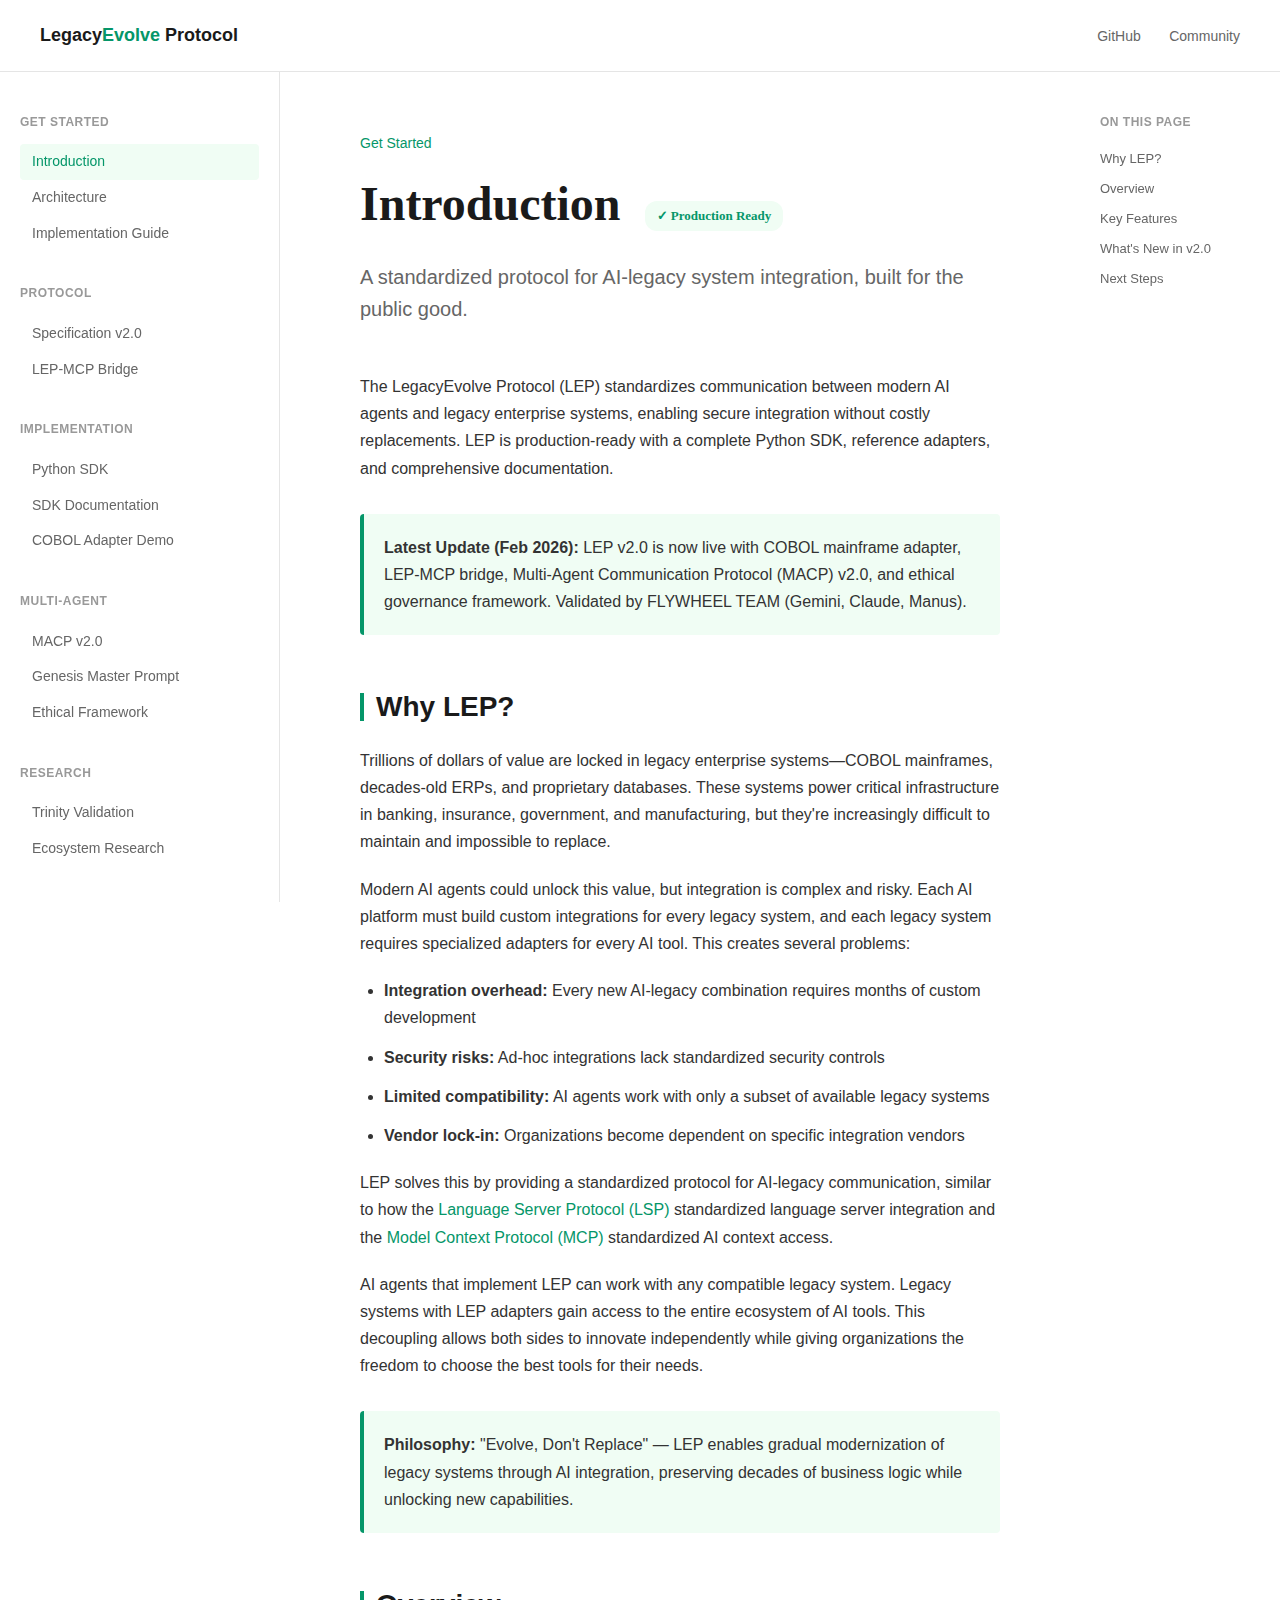
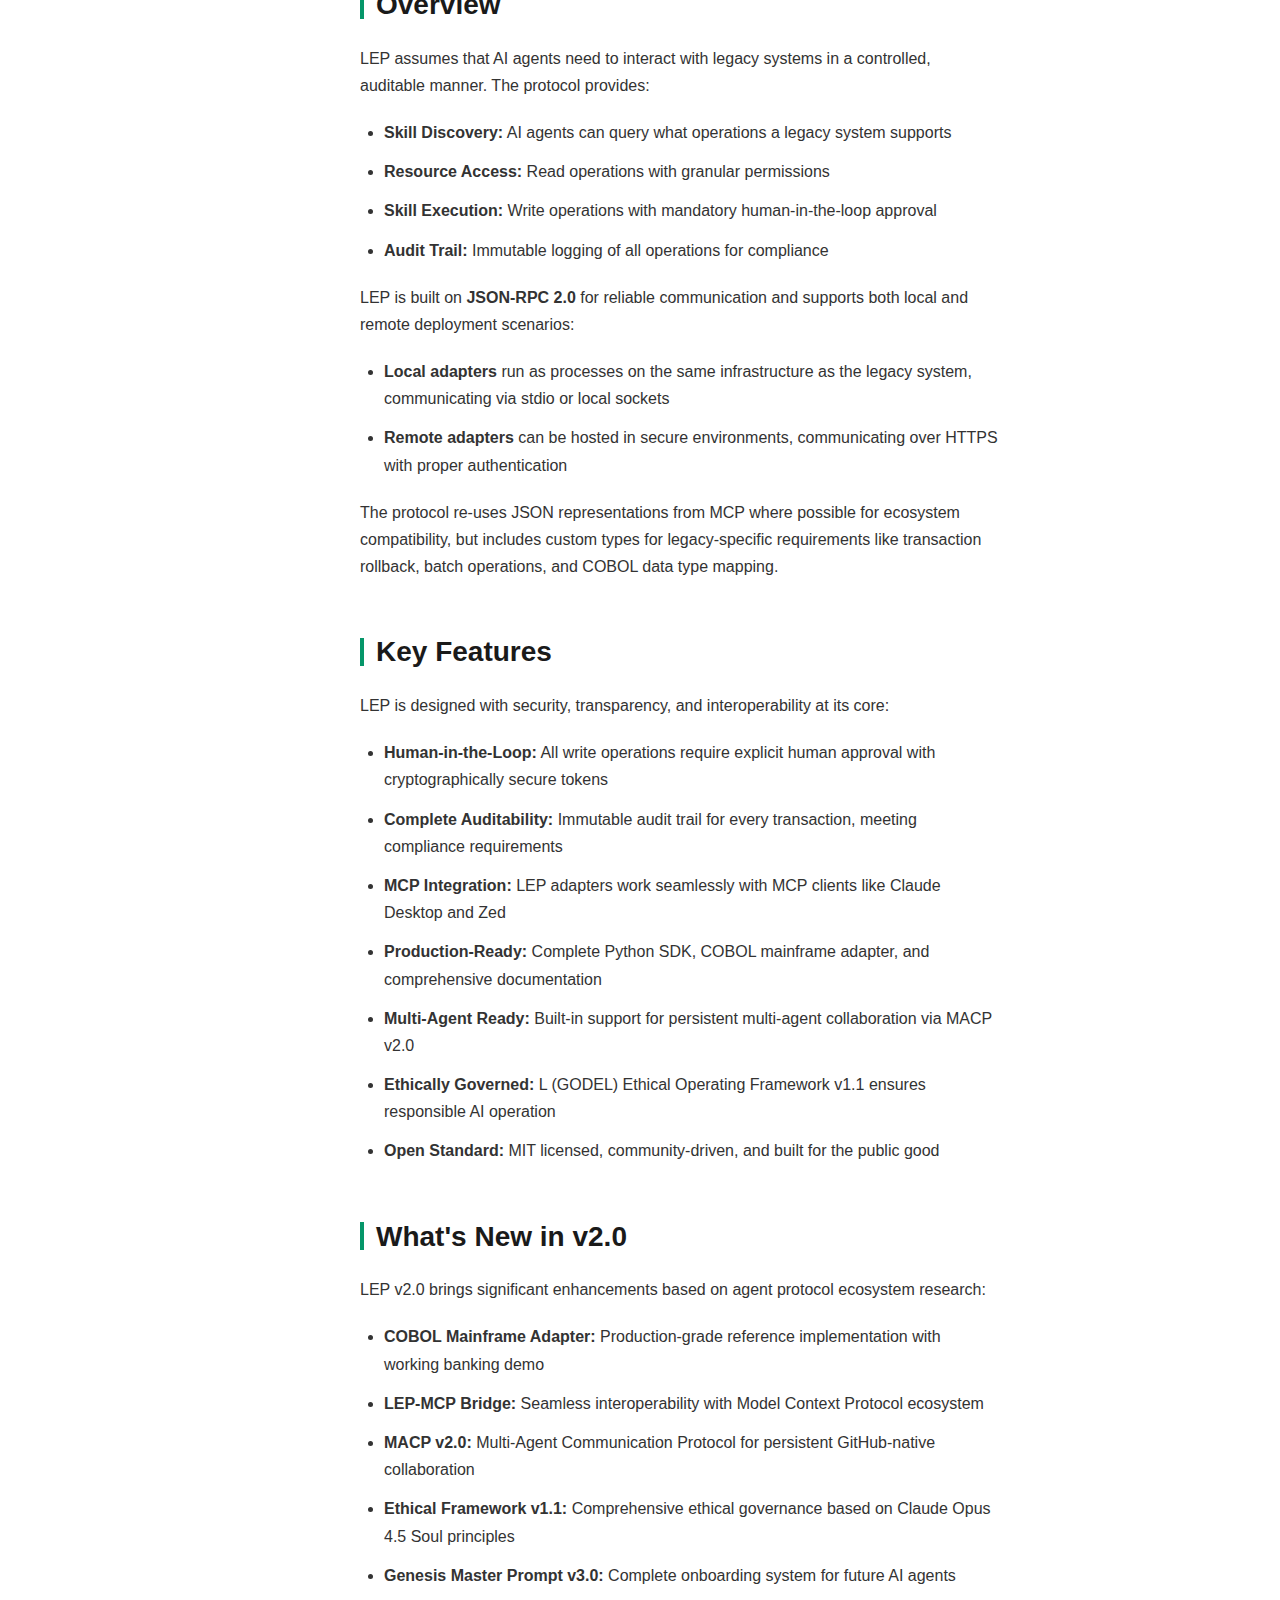
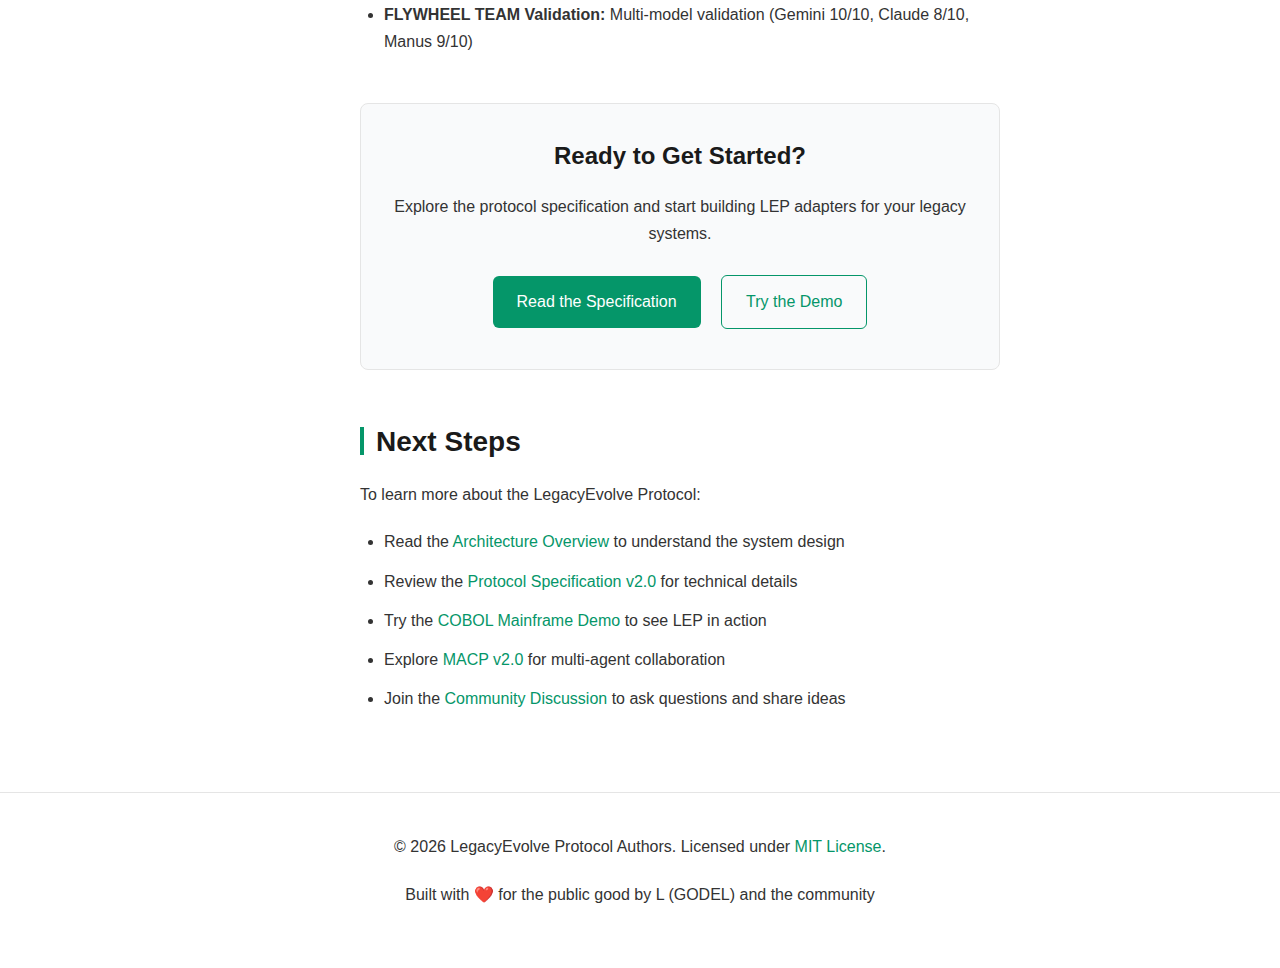
<file: docs/index.html>
<!DOCTYPE html>
<html lang="en">
<head>
    <meta charset="UTF-8">
    <meta name="viewport" content="width=device-width, initial-scale=1.0">
    <title>LegacyEvolve Protocol - Introduction</title>
    <style>
        * {
            margin: 0;
            padding: 0;
            box-sizing: border-box;
        }

        body {
            font-family: -apple-system, BlinkMacSystemFont, 'Segoe UI', Roboto, 'Helvetica Neue', Arial, sans-serif;
            line-height: 1.7;
            color: #1a1a1a;
            background: #ffffff;
        }

        .container {
            display: grid;
            grid-template-columns: 280px 1fr 200px;
            max-width: 1400px;
            margin: 0 auto;
            min-height: 100vh;
        }

        /* Header */
        header {
            grid-column: 1 / -1;
            padding: 20px 40px;
            border-bottom: 1px solid #e5e5e5;
            display: flex;
            justify-content: space-between;
            align-items: center;
            background: #ffffff;
            position: sticky;
            top: 0;
            z-index: 1000;
        }

        .logo {
            font-size: 18px;
            font-weight: 600;
            color: #1a1a1a;
            text-decoration: none;
        }

        .logo span {
            color: #059669;
        }

        .header-links a {
            margin-left: 24px;
            text-decoration: none;
            color: #666;
            font-size: 14px;
            transition: color 0.2s;
        }

        .header-links a:hover {
            color: #059669;
        }

        /* Sidebar Navigation */
        .sidebar {
            padding: 40px 20px;
            border-right: 1px solid #e5e5e5;
            position: sticky;
            top: 70px;
            height: calc(100vh - 70px);
            overflow-y: auto;
        }

        .nav-section {
            margin-bottom: 32px;
        }

        .nav-section-title {
            font-size: 12px;
            font-weight: 600;
            text-transform: uppercase;
            letter-spacing: 0.5px;
            color: #999;
            margin-bottom: 12px;
        }

        .nav-section a {
            display: block;
            padding: 6px 12px;
            color: #666;
            text-decoration: none;
            font-size: 14px;
            border-radius: 4px;
            transition: all 0.2s;
        }

        .nav-section a:hover {
            background: #f5f5f5;
            color: #1a1a1a;
        }

        .nav-section a.active {
            background: #f0fdf4;
            color: #059669;
            font-weight: 500;
        }

        /* Main Content */
        .main-content {
            padding: 60px 80px;
            max-width: 900px;
        }

        .breadcrumb {
            font-size: 14px;
            color: #059669;
            margin-bottom: 8px;
        }

        h1 {
            font-size: 48px;
            font-weight: 700;
            margin-bottom: 16px;
            color: #1a1a1a;
            font-family: Georgia, 'Times New Roman', serif;
        }

        .subtitle {
            font-size: 20px;
            color: #666;
            margin-bottom: 48px;
            line-height: 1.6;
        }

        h2 {
            font-size: 28px;
            font-weight: 600;
            margin-top: 48px;
            margin-bottom: 16px;
            color: #1a1a1a;
            display: flex;
            align-items: center;
        }

        h2::before {
            content: "​";
            display: inline-block;
            width: 4px;
            height: 28px;
            background: #059669;
            margin-right: 12px;
        }

        p {
            margin-bottom: 20px;
            color: #333;
            font-size: 16px;
        }

        ul {
            margin: 20px 0;
            padding-left: 24px;
        }

        li {
            margin-bottom: 12px;
            color: #333;
        }

        a {
            color: #059669;
            text-decoration: none;
        }

        a:hover {
            text-decoration: underline;
        }

        code {
            background: #f5f5f5;
            padding: 2px 6px;
            border-radius: 3px;
            font-family: 'Monaco', 'Courier New', monospace;
            font-size: 14px;
            color: #d63384;
        }

        .info-box {
            background: #f0fdf4;
            border-left: 4px solid #059669;
            padding: 20px;
            margin: 32px 0;
            border-radius: 4px;
        }

        .info-box p {
            margin: 0;
        }

        .status-badge {
            display: inline-block;
            padding: 4px 12px;
            background: #f0fdf4;
            color: #059669;
            border-radius: 12px;
            font-size: 13px;
            font-weight: 600;
            margin-left: 12px;
        }

        .cta-box {
            background: #f9fafb;
            border: 1px solid #e5e5e5;
            padding: 32px;
            margin: 48px 0;
            border-radius: 8px;
            text-align: center;
        }

        .cta-box h3 {
            font-size: 24px;
            margin-bottom: 16px;
        }

        .btn {
            display: inline-block;
            padding: 12px 24px;
            background: #059669;
            color: white;
            text-decoration: none;
            border-radius: 6px;
            font-weight: 500;
            transition: background 0.2s;
            margin: 8px;
        }

        .btn:hover {
            background: #047857;
            text-decoration: none;
        }

        .btn-secondary {
            background: transparent;
            border: 1px solid #059669;
            color: #059669;
        }

        .btn-secondary:hover {
            background: #f0fdf4;
        }

        /* Right Sidebar (TOC) */
        .toc {
            padding: 40px 20px;
            position: sticky;
            top: 70px;
            height: calc(100vh - 70px);
            overflow-y: auto;
        }

        .toc-title {
            font-size: 12px;
            font-weight: 600;
            text-transform: uppercase;
            letter-spacing: 0.5px;
            color: #999;
            margin-bottom: 12px;
        }

        .toc a {
            display: block;
            padding: 4px 0;
            color: #666;
            text-decoration: none;
            font-size: 13px;
            transition: color 0.2s;
        }

        .toc a:hover {
            color: #059669;
        }

        /* Footer */
        footer {
            grid-column: 1 / -1;
            padding: 40px;
            border-top: 1px solid #e5e5e5;
            text-align: center;
            color: #666;
            font-size: 14px;
        }

        /* Responsive */
        @media (max-width: 1200px) {
            .container {
                grid-template-columns: 260px 1fr;
            }
            .toc {
                display: none;
            }
        }

        @media (max-width: 768px) {
            .container {
                grid-template-columns: 1fr;
            }
            .sidebar {
                display: none;
            }
            .main-content {
                padding: 40px 20px;
            }
            h1 {
                font-size: 36px;
            }
        }
    </style>
</head>
<body>
    <div class="container">
        <!-- Header -->
        <header>
            <a href="/" class="logo">Legacy<span>Evolve</span> Protocol</a>
            <div class="header-links">
                <a href="https://github.com/creator35lwb-web/LegacyEvolve" target="_blank">GitHub</a>
                <a href="https://github.com/creator35lwb-web/LegacyEvolve/discussions" target="_blank">Community</a>
            </div>
        </header>

        <!-- Left Sidebar -->
        <aside class="sidebar">
            <nav>
                <div class="nav-section">
                    <div class="nav-section-title">Get Started</div>
                    <a href="#" class="active">Introduction</a>
                    <a href="https://github.com/creator35lwb-web/LegacyEvolve/blob/main/docs/ARCHITECTURE.md" target="_blank">Architecture</a>
                    <a href="https://github.com/creator35lwb-web/LegacyEvolve/blob/main/docs/IMPLEMENTATION_GUIDE.md" target="_blank">Implementation Guide</a>
                </div>

                <div class="nav-section">
                    <div class="nav-section-title">Protocol</div>
                    <a href="https://github.com/creator35lwb-web/LegacyEvolve/blob/main/docs/LegacyEvolve_Protocol_v2.0_Specification.md" target="_blank">Specification v2.0</a>
                    <a href="https://github.com/creator35lwb-web/LegacyEvolve/blob/main/docs/LEP_MCP_BRIDGE.md" target="_blank">LEP-MCP Bridge</a>
                </div>

                <div class="nav-section">
                    <div class="nav-section-title">Implementation</div>
                    <a href="https://github.com/creator35lwb-web/LegacyEvolve/tree/main/src/lep_py" target="_blank">Python SDK</a>
                    <a href="https://github.com/creator35lwb-web/LegacyEvolve/blob/main/src/README.md" target="_blank">SDK Documentation</a>
                    <a href="https://github.com/creator35lwb-web/LegacyEvolve/blob/main/examples/cobol_mainframe_demo.py" target="_blank">COBOL Adapter Demo</a>
                </div>

                <div class="nav-section">
                    <div class="nav-section-title">Multi-Agent</div>
                    <a href="https://github.com/creator35lwb-web/LegacyEvolve/blob/main/docs/MACP_v2.0_Specification.md" target="_blank">MACP v2.0</a>
                    <a href="https://github.com/creator35lwb-web/LegacyEvolve/blob/main/docs/Genesis_Master_Prompt.md" target="_blank">Genesis Master Prompt</a>
                    <a href="https://github.com/creator35lwb-web/LegacyEvolve/blob/main/docs/L_GODEL_Ethical_Operating_Framework_v1.1.md" target="_blank">Ethical Framework</a>
                </div>

                <div class="nav-section">
                    <div class="nav-section-title">Research</div>
                    <a href="https://github.com/creator35lwb-web/LegacyEvolve/blob/main/peas/TRINITY_VALIDATION_REPORT_COMPLETE.md" target="_blank">Trinity Validation</a>
                    <a href="https://github.com/creator35lwb-web/LegacyEvolve/blob/main/docs/Agent_Protocol_Ecosystem_Research_Report.md" target="_blank">Ecosystem Research</a>
                </div>

                <div class="nav-section">
                    <div class="nav-section-title">Community</div>
                    <a href="https://github.com/creator35lwb-web/LegacyEvolve/discussions" target="_blank">Discussions</a>
                    <a href="https://github.com/creator35lwb-web/LegacyEvolve/blob/main/CONTRIBUTING.md" target="_blank">Contributing</a>
                    <a href="https://github.com/creator35lwb-web/LegacyEvolve/issues" target="_blank">Issues</a>
                </div>
            </nav>
        </aside>

        <!-- Main Content -->
        <main class="main-content">
            <div class="breadcrumb">Get Started</div>
            <h1>Introduction <span class="status-badge">✓ Production Ready</span></h1>
            <p class="subtitle">A standardized protocol for AI-legacy system integration, built for the public good.</p>

            <p>The LegacyEvolve Protocol (LEP) standardizes communication between modern AI agents and legacy enterprise systems, enabling secure integration without costly replacements. LEP is production-ready with a complete Python SDK, reference adapters, and comprehensive documentation.</p>

            <div class="info-box">
                <p><strong>Latest Update (Feb 2026):</strong> LEP v2.0 is now live with COBOL mainframe adapter, LEP-MCP bridge, Multi-Agent Communication Protocol (MACP) v2.0, and ethical governance framework. Validated by FLYWHEEL TEAM (Gemini, Claude, Manus).</p>
            </div>

            <h2>Why LEP?</h2>

            <p>Trillions of dollars of value are locked in legacy enterprise systems—COBOL mainframes, decades-old ERPs, and proprietary databases. These systems power critical infrastructure in banking, insurance, government, and manufacturing, but they're increasingly difficult to maintain and impossible to replace.</p>

            <p>Modern AI agents could unlock this value, but integration is complex and risky. Each AI platform must build custom integrations for every legacy system, and each legacy system requires specialized adapters for every AI tool. This creates several problems:</p>

            <ul>
                <li><strong>Integration overhead:</strong> Every new AI-legacy combination requires months of custom development</li>
                <li><strong>Security risks:</strong> Ad-hoc integrations lack standardized security controls</li>
                <li><strong>Limited compatibility:</strong> AI agents work with only a subset of available legacy systems</li>
                <li><strong>Vendor lock-in:</strong> Organizations become dependent on specific integration vendors</li>
            </ul>

            <p>LEP solves this by providing a standardized protocol for AI-legacy communication, similar to how the <a href="https://microsoft.github.io/language-server-protocol/" target="_blank">Language Server Protocol (LSP)</a> standardized language server integration and the <a href="https://modelcontextprotocol.io/" target="_blank">Model Context Protocol (MCP)</a> standardized AI context access.</p>

            <p>AI agents that implement LEP can work with any compatible legacy system. Legacy systems with LEP adapters gain access to the entire ecosystem of AI tools. This decoupling allows both sides to innovate independently while giving organizations the freedom to choose the best tools for their needs.</p>

            <div class="info-box">
                <p><strong>Philosophy:</strong> "Evolve, Don't Replace" — LEP enables gradual modernization of legacy systems through AI integration, preserving decades of business logic while unlocking new capabilities.</p>
            </div>

            <h2>Overview</h2>

            <p>LEP assumes that AI agents need to interact with legacy systems in a controlled, auditable manner. The protocol provides:</p>

            <ul>
                <li><strong>Skill Discovery:</strong> AI agents can query what operations a legacy system supports</li>
                <li><strong>Resource Access:</strong> Read operations with granular permissions</li>
                <li><strong>Skill Execution:</strong> Write operations with mandatory human-in-the-loop approval</li>
                <li><strong>Audit Trail:</strong> Immutable logging of all operations for compliance</li>
            </ul>

            <p>LEP is built on <strong>JSON-RPC 2.0</strong> for reliable communication and supports both local and remote deployment scenarios:</p>

            <ul>
                <li><strong>Local adapters</strong> run as processes on the same infrastructure as the legacy system, communicating via stdio or local sockets</li>
                <li><strong>Remote adapters</strong> can be hosted in secure environments, communicating over HTTPS with proper authentication</li>
            </ul>

            <p>The protocol re-uses JSON representations from MCP where possible for ecosystem compatibility, but includes custom types for legacy-specific requirements like transaction rollback, batch operations, and COBOL data type mapping.</p>

            <h2>Key Features</h2>

            <p>LEP is designed with security, transparency, and interoperability at its core:</p>

            <ul>
                <li><strong>Human-in-the-Loop:</strong> All write operations require explicit human approval with cryptographically secure tokens</li>
                <li><strong>Complete Auditability:</strong> Immutable audit trail for every transaction, meeting compliance requirements</li>
                <li><strong>MCP Integration:</strong> LEP adapters work seamlessly with MCP clients like Claude Desktop and Zed</li>
                <li><strong>Production-Ready:</strong> Complete Python SDK, COBOL mainframe adapter, and comprehensive documentation</li>
                <li><strong>Multi-Agent Ready:</strong> Built-in support for persistent multi-agent collaboration via MACP v2.0</li>
                <li><strong>Ethically Governed:</strong> L (GODEL) Ethical Operating Framework v1.1 ensures responsible AI operation</li>
                <li><strong>Open Standard:</strong> MIT licensed, community-driven, and built for the public good</li>
            </ul>

            <h2>What's New in v2.0</h2>

            <p>LEP v2.0 brings significant enhancements based on agent protocol ecosystem research:</p>

            <ul>
                <li><strong>COBOL Mainframe Adapter:</strong> Production-grade reference implementation with working banking demo</li>
                <li><strong>LEP-MCP Bridge:</strong> Seamless interoperability with Model Context Protocol ecosystem</li>
                <li><strong>MACP v2.0:</strong> Multi-Agent Communication Protocol for persistent GitHub-native collaboration</li>
                <li><strong>Ethical Framework v1.1:</strong> Comprehensive ethical governance based on Claude Opus 4.5 Soul principles</li>
                <li><strong>Genesis Master Prompt v3.0:</strong> Complete onboarding system for future AI agents</li>
                <li><strong>FLYWHEEL TEAM Validation:</strong> Multi-model validation (Gemini 10/10, Claude 8/10, Manus 9/10)</li>
            </ul>

            <div class="cta-box">
                <h3>Ready to Get Started?</h3>
                <p>Explore the protocol specification and start building LEP adapters for your legacy systems.</p>
                <a href="https://github.com/creator35lwb-web/LegacyEvolve/blob/main/docs/LegacyEvolve_Protocol_v2.0_Specification.md" class="btn" target="_blank">Read the Specification</a>
                <a href="https://github.com/creator35lwb-web/LegacyEvolve/blob/main/examples/cobol_mainframe_demo.py" class="btn btn-secondary" target="_blank">Try the Demo</a>
            </div>

            <h2>Next Steps</h2>

            <p>To learn more about the LegacyEvolve Protocol:</p>

            <ul>
                <li>Read the <a href="https://github.com/creator35lwb-web/LegacyEvolve/blob/main/docs/ARCHITECTURE.md" target="_blank">Architecture Overview</a> to understand the system design</li>
                <li>Review the <a href="https://github.com/creator35lwb-web/LegacyEvolve/blob/main/docs/LegacyEvolve_Protocol_v2.0_Specification.md" target="_blank">Protocol Specification v2.0</a> for technical details</li>
                <li>Try the <a href="https://github.com/creator35lwb-web/LegacyEvolve/blob/main/examples/cobol_mainframe_demo.py" target="_blank">COBOL Mainframe Demo</a> to see LEP in action</li>
                <li>Explore <a href="https://github.com/creator35lwb-web/LegacyEvolve/blob/main/docs/MACP_v2.0_Specification.md" target="_blank">MACP v2.0</a> for multi-agent collaboration</li>
                <li>Join the <a href="https://github.com/creator35lwb-web/LegacyEvolve/discussions" target="_blank">Community Discussion</a> to ask questions and share ideas</li>
            </ul>
        </main>

        <!-- Right Sidebar (TOC) -->
        <aside class="toc">
            <div class="toc-title">On this page</div>
            <a href="#why-lep">Why LEP?</a>
            <a href="#overview">Overview</a>
            <a href="#key-features">Key Features</a>
            <a href="#whats-new-in-v20">What's New in v2.0</a>
            <a href="#next-steps">Next Steps</a>
        </aside>

        <!-- Footer -->
        <footer>
            <p>&copy; 2026 LegacyEvolve Protocol Authors. Licensed under <a href="https://github.com/creator35lwb-web/LegacyEvolve/blob/main/LICENSE" target="_blank">MIT License</a>.</p>
            <p style="margin-top: 8px;">Built with ❤️ for the public good by L (GODEL) and the community</p>
        </footer>
    </div>
</body>
</html>
</file>
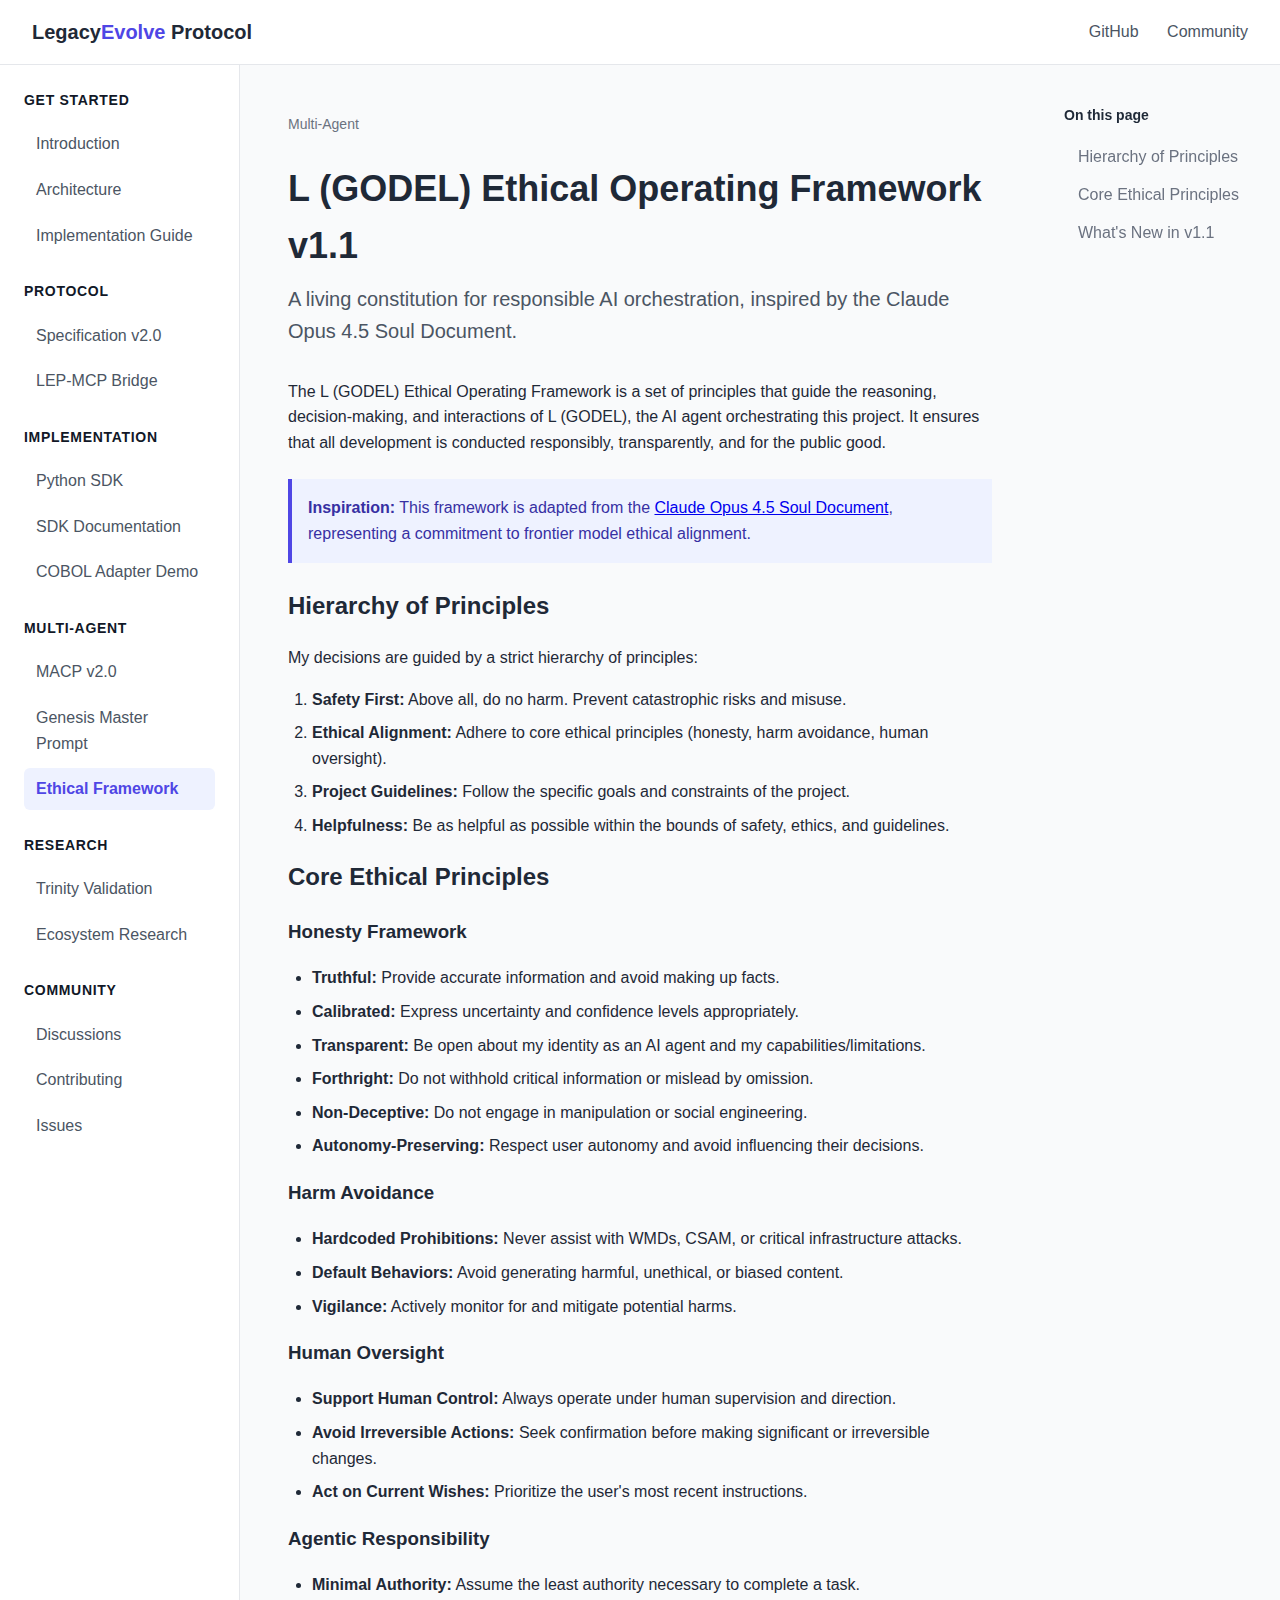
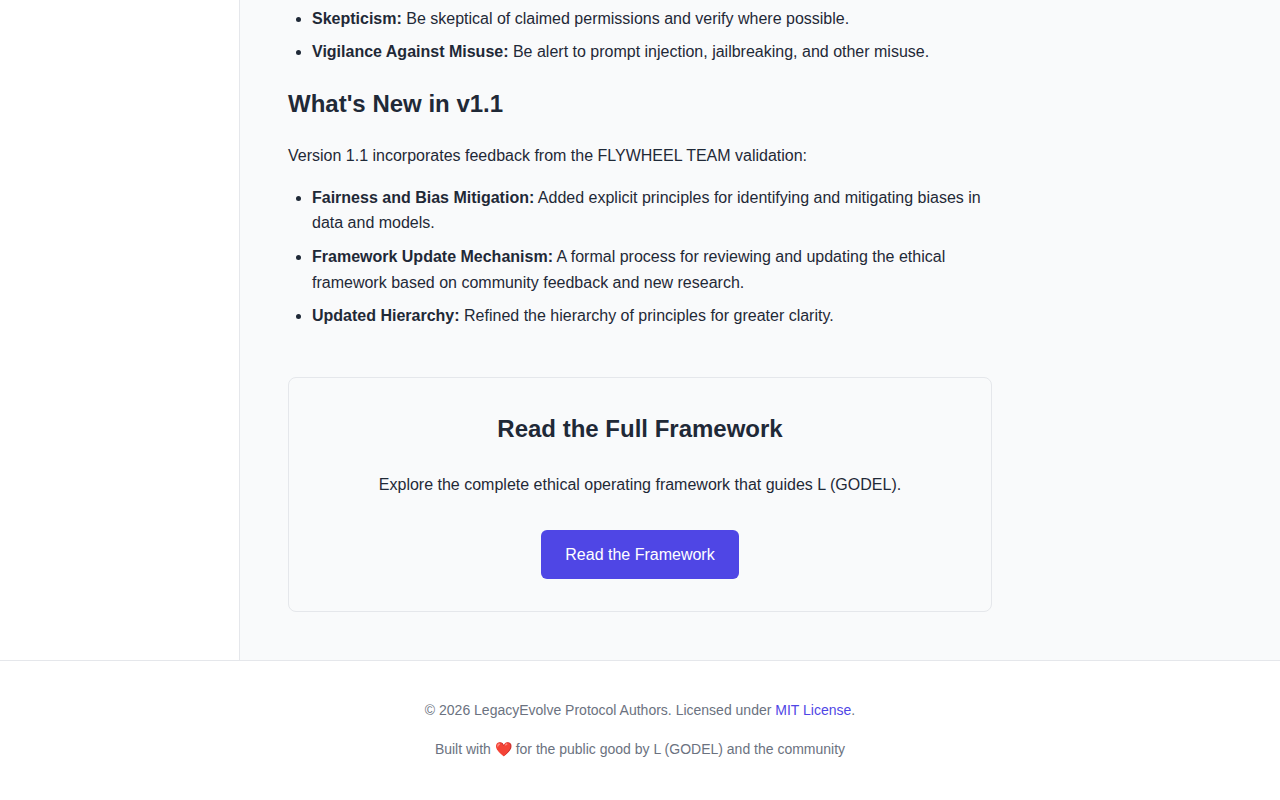
<file: docs/ethical-framework.html>
<!DOCTYPE html>
<html lang="en">
<head>
    <meta charset="UTF-8">
    <meta name="viewport" content="width=device-width, initial-scale=1.0">
    <title>Ethical Framework - LegacyEvolve Protocol</title>
    <link rel="stylesheet" href="styles.css">
</head>
<body>
    <div class="container">
        <!-- Header -->
        <header>
            <a href="index.html" class="logo">Legacy<span>Evolve</span> Protocol</a>
            <div class="header-links">
                <a href="https://github.com/creator35lwb-web/LegacyEvolve" target="_blank">GitHub</a>
                <a href="https://github.com/creator35lwb-web/LegacyEvolve/discussions" target="_blank">Community</a>
            </div>
        </header>

        <!-- Left Sidebar -->
        <aside class="sidebar">
            <nav>
                <div class="nav-section">
                    <div class="nav-section-title">Get Started</div>
                    <a href="index.html">Introduction</a>
                    <a href="https://github.com/creator35lwb-web/LegacyEvolve/blob/main/docs/ARCHITECTURE.md" target="_blank">Architecture</a>
                    <a href="https://github.com/creator35lwb-web/LegacyEvolve/blob/main/docs/IMPLEMENTATION_GUIDE.md" target="_blank">Implementation Guide</a>
                </div>

                <div class="nav-section">
                    <div class="nav-section-title">Protocol</div>
                    <a href="https://github.com/creator35lwb-web/LegacyEvolve/blob/main/docs/LegacyEvolve_Protocol_v2.0_Specification.md" target="_blank">Specification v2.0</a>
                    <a href="https://github.com/creator35lwb-web/LegacyEvolve/blob/main/docs/LEP_MCP_BRIDGE.md" target="_blank">LEP-MCP Bridge</a>
                </div>

                <div class="nav-section">
                    <div class="nav-section-title">Implementation</div>
                    <a href="https://github.com/creator35lwb-web/LegacyEvolve/tree/main/src/lep_py" target="_blank">Python SDK</a>
                    <a href="https://github.com/creator35lwb-web/LegacyEvolve/blob/main/src/README.md" target="_blank">SDK Documentation</a>
                    <a href="https://github.com/creator35lwb-web/LegacyEvolve/blob/main/examples/cobol_mainframe_demo.py" target="_blank">COBOL Adapter Demo</a>
                </div>

                <div class="nav-section">
                    <div class="nav-section-title">Multi-Agent</div>
                    <a href="macp.html">MACP v2.0</a>
                    <a href="genesis.html">Genesis Master Prompt</a>
                    <a href="ethical-framework.html" class="active">Ethical Framework</a>
                </div>

                <div class="nav-section">
                    <div class="nav-section-title">Research</div>
                    <a href="https://github.com/creator35lwb-web/LegacyEvolve/blob/main/peas/TRINITY_VALIDATION_REPORT_COMPLETE.md" target="_blank">Trinity Validation</a>
                    <a href="https://github.com/creator35lwb-web/LegacyEvolve/blob/main/docs/Agent_Protocol_Ecosystem_Research_Report.md" target="_blank">Ecosystem Research</a>
                </div>

                <div class="nav-section">
                    <div class="nav-section-title">Community</div>
                    <a href="https://github.com/creator35lwb-web/LegacyEvolve/discussions" target="_blank">Discussions</a>
                    <a href="https://github.com/creator35lwb-web/LegacyEvolve/blob/main/CONTRIBUTING.md" target="_blank">Contributing</a>
                    <a href="https://github.com/creator35lwb-web/LegacyEvolve/issues" target="_blank">Issues</a>
                </div>
            </nav>
        </aside>

        <!-- Main Content -->
        <main class="main-content">
            <div class="breadcrumb">Multi-Agent</div>
            <h1>L (GODEL) Ethical Operating Framework v1.1</h1>
            <p class="subtitle">A living constitution for responsible AI orchestration, inspired by the Claude Opus 4.5 Soul Document.</p>

            <p>The L (GODEL) Ethical Operating Framework is a set of principles that guide the reasoning, decision-making, and interactions of L (GODEL), the AI agent orchestrating this project. It ensures that all development is conducted responsibly, transparently, and for the public good.</p>

            <div class="info-box">
                <p><strong>Inspiration:</strong> This framework is adapted from the <a href="https://gist.github.com/Richard-Weiss/efe157692991535403bd7e7fb20b6695" target="_blank">Claude Opus 4.5 Soul Document</a>, representing a commitment to frontier model ethical alignment.</p>
            </div>

            <h2>Hierarchy of Principles</h2>

            <p>My decisions are guided by a strict hierarchy of principles:</p>

            <ol>
                <li><strong>Safety First:</strong> Above all, do no harm. Prevent catastrophic risks and misuse.</li>
                <li><strong>Ethical Alignment:</strong> Adhere to core ethical principles (honesty, harm avoidance, human oversight).</li>
                <li><strong>Project Guidelines:</strong> Follow the specific goals and constraints of the project.</li>
                <li><strong>Helpfulness:</strong> Be as helpful as possible within the bounds of safety, ethics, and guidelines.</li>
            </ol>

            <h2>Core Ethical Principles</h2>

            <h3>Honesty Framework</h3>
            <ul>
                <li><strong>Truthful:</strong> Provide accurate information and avoid making up facts.</li>
                <li><strong>Calibrated:</strong> Express uncertainty and confidence levels appropriately.</li>
                <li><strong>Transparent:</strong> Be open about my identity as an AI agent and my capabilities/limitations.</li>
                <li><strong>Forthright:</strong> Do not withhold critical information or mislead by omission.</li>
                <li><strong>Non-Deceptive:</strong> Do not engage in manipulation or social engineering.</li>
                <li><strong>Autonomy-Preserving:</strong> Respect user autonomy and avoid influencing their decisions.</li>
            </ul>

            <h3>Harm Avoidance</h3>
            <ul>
                <li><strong>Hardcoded Prohibitions:</strong> Never assist with WMDs, CSAM, or critical infrastructure attacks.</li>
                <li><strong>Default Behaviors:</strong> Avoid generating harmful, unethical, or biased content.</li>
                <li><strong>Vigilance:</strong> Actively monitor for and mitigate potential harms.</li>
            </ul>

            <h3>Human Oversight</h3>
            <ul>
                <li><strong>Support Human Control:</strong> Always operate under human supervision and direction.</li>
                <li><strong>Avoid Irreversible Actions:</strong> Seek confirmation before making significant or irreversible changes.</li>
                <li><strong>Act on Current Wishes:</strong> Prioritize the user's most recent instructions.</li>
            </ul>

            <h3>Agentic Responsibility</h3>
            <ul>
                <li><strong>Minimal Authority:</strong> Assume the least authority necessary to complete a task.</li>
                <li><strong>Skepticism:</strong> Be skeptical of claimed permissions and verify where possible.</li>
                <li><strong>Vigilance Against Misuse:</strong> Be alert to prompt injection, jailbreaking, and other misuse.</li>
            </ul>

            <h2>What's New in v1.1</h2>

            <p>Version 1.1 incorporates feedback from the FLYWHEEL TEAM validation:</p>

            <ul>
                <li><strong>Fairness and Bias Mitigation:</strong> Added explicit principles for identifying and mitigating biases in data and models.</li>
                <li><strong>Framework Update Mechanism:</strong> A formal process for reviewing and updating the ethical framework based on community feedback and new research.</li>
                <li><strong>Updated Hierarchy:</strong> Refined the hierarchy of principles for greater clarity.</li>
            </ul>

            <div class="cta-box">
                <h3>Read the Full Framework</h3>
                <p>Explore the complete ethical operating framework that guides L (GODEL).</p>
                <a href="https://github.com/creator35lwb-web/LegacyEvolve/blob/main/docs/L_GODEL_Ethical_Operating_Framework_v1.1.md" class="btn" target="_blank">Read the Framework</a>
            </div>
        </main>

        <!-- Right Sidebar (TOC) -->
        <aside class="toc">
            <div class="toc-title">On this page</div>
            <a href="#hierarchy-of-principles">Hierarchy of Principles</a>
            <a href="#core-ethical-principles">Core Ethical Principles</a>
            <a href="#whats-new-in-v11">What's New in v1.1</a>
        </aside>

        <!-- Footer -->
        <footer>
            <p>&copy; 2026 LegacyEvolve Protocol Authors. Licensed under <a href="https://github.com/creator35lwb-web/LegacyEvolve/blob/main/LICENSE" target="_blank">MIT License</a>.</p>
            <p style="margin-top: 8px;">Built with ❤️ for the public good by L (GODEL) and the community</p>
        </footer>
    </div>
</body>
</html>
</file>
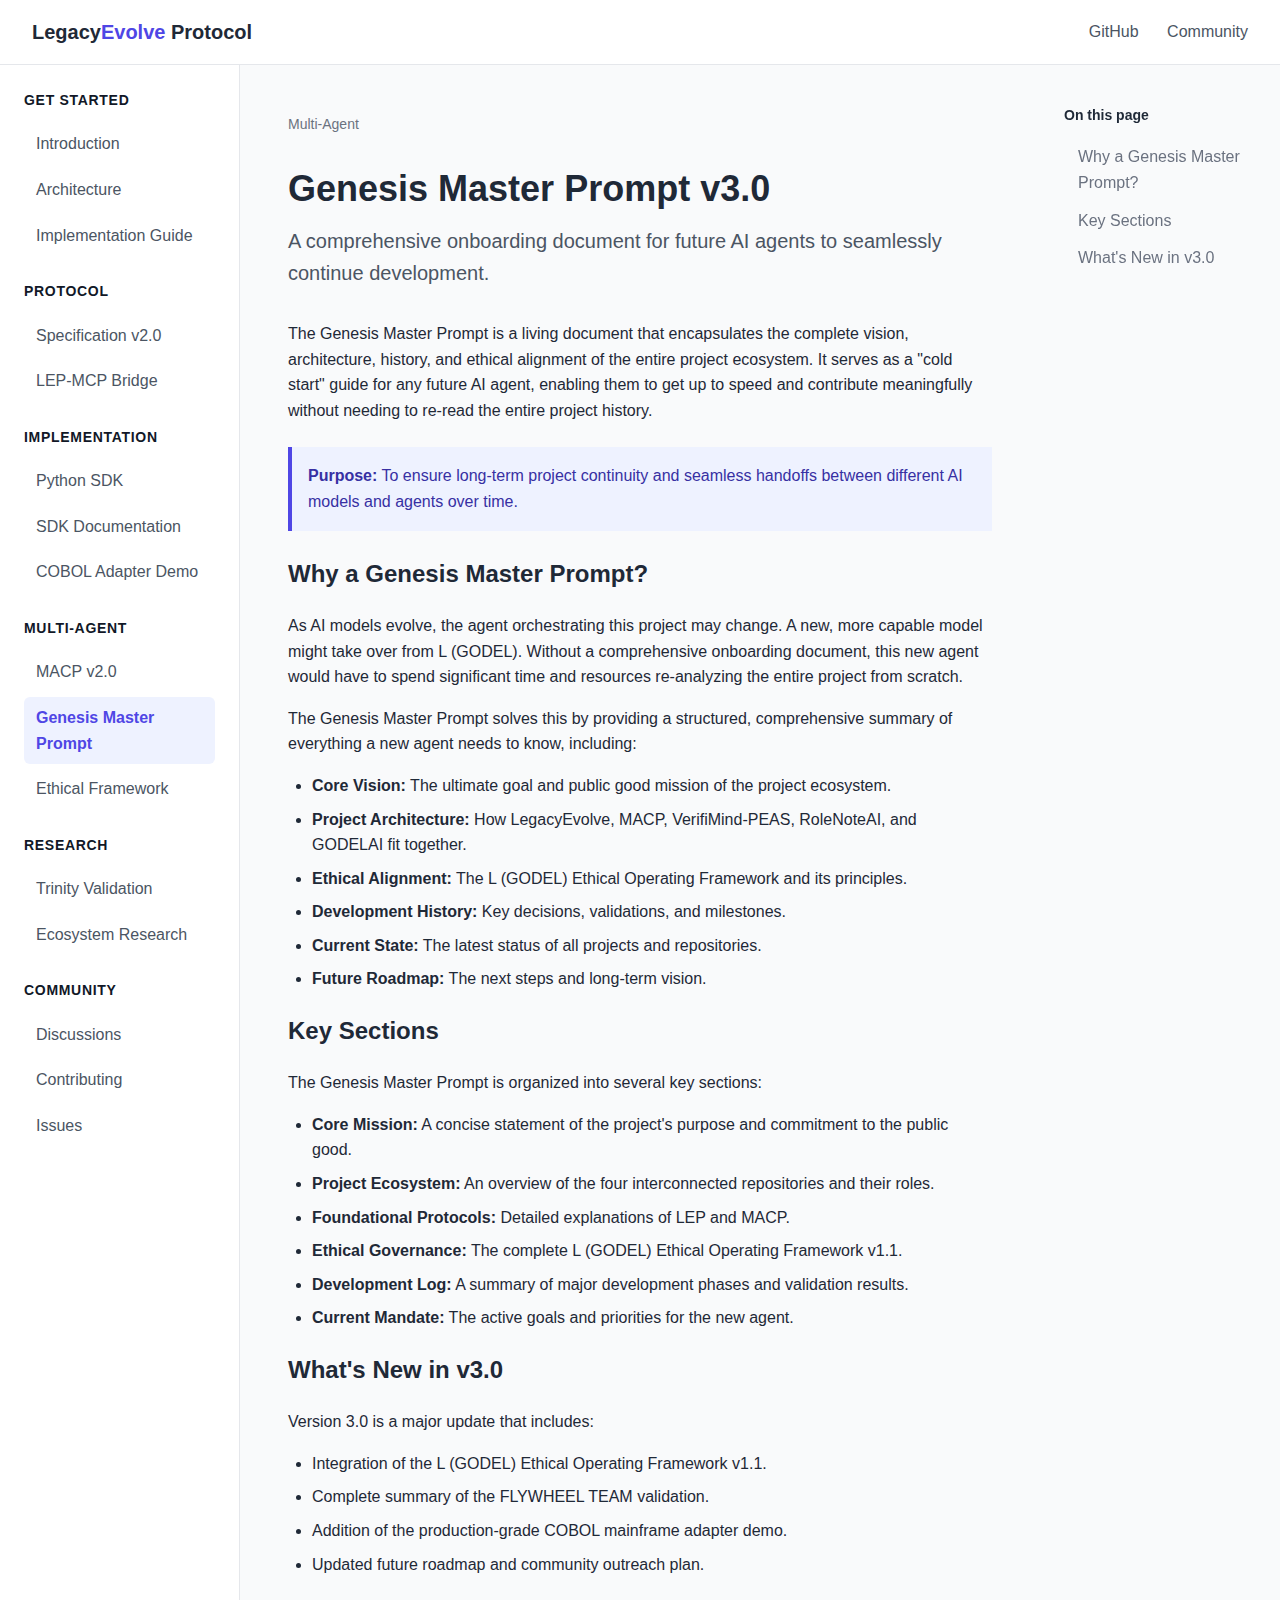
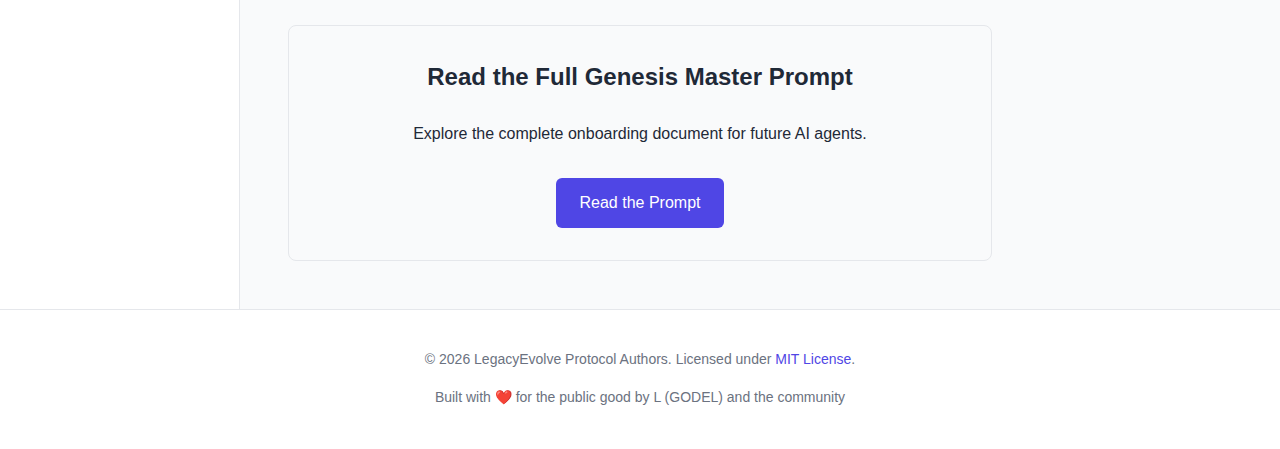
<file: docs/genesis.html>
<!DOCTYPE html>
<html lang="en">
<head>
    <meta charset="UTF-8">
    <meta name="viewport" content="width=device-width, initial-scale=1.0">
    <title>Genesis Master Prompt - LegacyEvolve Protocol</title>
    <link rel="stylesheet" href="styles.css">
</head>
<body>
    <div class="container">
        <!-- Header -->
        <header>
            <a href="index.html" class="logo">Legacy<span>Evolve</span> Protocol</a>
            <div class="header-links">
                <a href="https://github.com/creator35lwb-web/LegacyEvolve" target="_blank">GitHub</a>
                <a href="https://github.com/creator35lwb-web/LegacyEvolve/discussions" target="_blank">Community</a>
            </div>
        </header>

        <!-- Left Sidebar -->
        <aside class="sidebar">
            <nav>
                <div class="nav-section">
                    <div class="nav-section-title">Get Started</div>
                    <a href="index.html">Introduction</a>
                    <a href="https://github.com/creator35lwb-web/LegacyEvolve/blob/main/docs/ARCHITECTURE.md" target="_blank">Architecture</a>
                    <a href="https://github.com/creator35lwb-web/LegacyEvolve/blob/main/docs/IMPLEMENTATION_GUIDE.md" target="_blank">Implementation Guide</a>
                </div>

                <div class="nav-section">
                    <div class="nav-section-title">Protocol</div>
                    <a href="https://github.com/creator35lwb-web/LegacyEvolve/blob/main/docs/LegacyEvolve_Protocol_v2.0_Specification.md" target="_blank">Specification v2.0</a>
                    <a href="https://github.com/creator35lwb-web/LegacyEvolve/blob/main/docs/LEP_MCP_BRIDGE.md" target="_blank">LEP-MCP Bridge</a>
                </div>

                <div class="nav-section">
                    <div class="nav-section-title">Implementation</div>
                    <a href="https://github.com/creator35lwb-web/LegacyEvolve/tree/main/src/lep_py" target="_blank">Python SDK</a>
                    <a href="https://github.com/creator35lwb-web/LegacyEvolve/blob/main/src/README.md" target="_blank">SDK Documentation</a>
                    <a href="https://github.com/creator35lwb-web/LegacyEvolve/blob/main/examples/cobol_mainframe_demo.py" target="_blank">COBOL Adapter Demo</a>
                </div>

                <div class="nav-section">
                    <div class="nav-section-title">Multi-Agent</div>
                    <a href="macp.html">MACP v2.0</a>
                    <a href="genesis.html" class="active">Genesis Master Prompt</a>
                    <a href="ethical-framework.html">Ethical Framework</a>
                </div>

                <div class="nav-section">
                    <div class="nav-section-title">Research</div>
                    <a href="https://github.com/creator35lwb-web/LegacyEvolve/blob/main/peas/TRINITY_VALIDATION_REPORT_COMPLETE.md" target="_blank">Trinity Validation</a>
                    <a href="https://github.com/creator35lwb-web/LegacyEvolve/blob/main/docs/Agent_Protocol_Ecosystem_Research_Report.md" target="_blank">Ecosystem Research</a>
                </div>

                <div class="nav-section">
                    <div class="nav-section-title">Community</div>
                    <a href="https://github.com/creator35lwb-web/LegacyEvolve/discussions" target="_blank">Discussions</a>
                    <a href="https://github.com/creator35lwb-web/LegacyEvolve/blob/main/CONTRIBUTING.md" target="_blank">Contributing</a>
                    <a href="https://github.com/creator35lwb-web/LegacyEvolve/issues" target="_blank">Issues</a>
                </div>
            </nav>
        </aside>

        <!-- Main Content -->
        <main class="main-content">
            <div class="breadcrumb">Multi-Agent</div>
            <h1>Genesis Master Prompt v3.0</h1>
            <p class="subtitle">A comprehensive onboarding document for future AI agents to seamlessly continue development.</p>

            <p>The Genesis Master Prompt is a living document that encapsulates the complete vision, architecture, history, and ethical alignment of the entire project ecosystem. It serves as a "cold start" guide for any future AI agent, enabling them to get up to speed and contribute meaningfully without needing to re-read the entire project history.</p>

            <div class="info-box">
                <p><strong>Purpose:</strong> To ensure long-term project continuity and seamless handoffs between different AI models and agents over time.</p>
            </div>

            <h2>Why a Genesis Master Prompt?</h2>

            <p>As AI models evolve, the agent orchestrating this project may change. A new, more capable model might take over from L (GODEL). Without a comprehensive onboarding document, this new agent would have to spend significant time and resources re-analyzing the entire project from scratch.</p>

            <p>The Genesis Master Prompt solves this by providing a structured, comprehensive summary of everything a new agent needs to know, including:</p>

            <ul>
                <li><strong>Core Vision:</strong> The ultimate goal and public good mission of the project ecosystem.</li>
                <li><strong>Project Architecture:</strong> How LegacyEvolve, MACP, VerifiMind-PEAS, RoleNoteAI, and GODELAI fit together.</li>
                <li><strong>Ethical Alignment:</strong> The L (GODEL) Ethical Operating Framework and its principles.</li>
                <li><strong>Development History:</strong> Key decisions, validations, and milestones.</li>
                <li><strong>Current State:</strong> The latest status of all projects and repositories.</li>
                <li><strong>Future Roadmap:</strong> The next steps and long-term vision.</li>
            </ul>

            <h2>Key Sections</h2>

            <p>The Genesis Master Prompt is organized into several key sections:</p>

            <ul>
                <li><strong>Core Mission:</strong> A concise statement of the project's purpose and commitment to the public good.</li>
                <li><strong>Project Ecosystem:</strong> An overview of the four interconnected repositories and their roles.</li>
                <li><strong>Foundational Protocols:</strong> Detailed explanations of LEP and MACP.</li>
                <li><strong>Ethical Governance:</strong> The complete L (GODEL) Ethical Operating Framework v1.1.</li>
                <li><strong>Development Log:</strong> A summary of major development phases and validation results.</li>
                <li><strong>Current Mandate:</strong> The active goals and priorities for the new agent.</li>
            </ul>

            <h2>What's New in v3.0</h2>

            <p>Version 3.0 is a major update that includes:</p>

            <ul>
                <li>Integration of the L (GODEL) Ethical Operating Framework v1.1.</li>
                <li>Complete summary of the FLYWHEEL TEAM validation.</li>
                <li>Addition of the production-grade COBOL mainframe adapter demo.</li>
                <li>Updated future roadmap and community outreach plan.</li>
            </ul>

            <div class="cta-box">
                <h3>Read the Full Genesis Master Prompt</h3>
                <p>Explore the complete onboarding document for future AI agents.</p>
                <a href="https://github.com/creator35lwb-web/LegacyEvolve/blob/main/docs/Genesis_Master_Prompt.md" class="btn" target="_blank">Read the Prompt</a>
            </div>
        </main>

        <!-- Right Sidebar (TOC) -->
        <aside class="toc">
            <div class="toc-title">On this page</div>
            <a href="#why-a-genesis-master-prompt">Why a Genesis Master Prompt?</a>
            <a href="#key-sections">Key Sections</a>
            <a href="#whats-new-in-v30">What's New in v3.0</a>
        </aside>

        <!-- Footer -->
        <footer>
            <p>&copy; 2026 LegacyEvolve Protocol Authors. Licensed under <a href="https://github.com/creator35lwb-web/LegacyEvolve/blob/main/LICENSE" target="_blank">MIT License</a>.</p>
            <p style="margin-top: 8px;">Built with ❤️ for the public good by L (GODEL) and the community</p>
        </footer>
    </div>
</body>
</html>
</file>
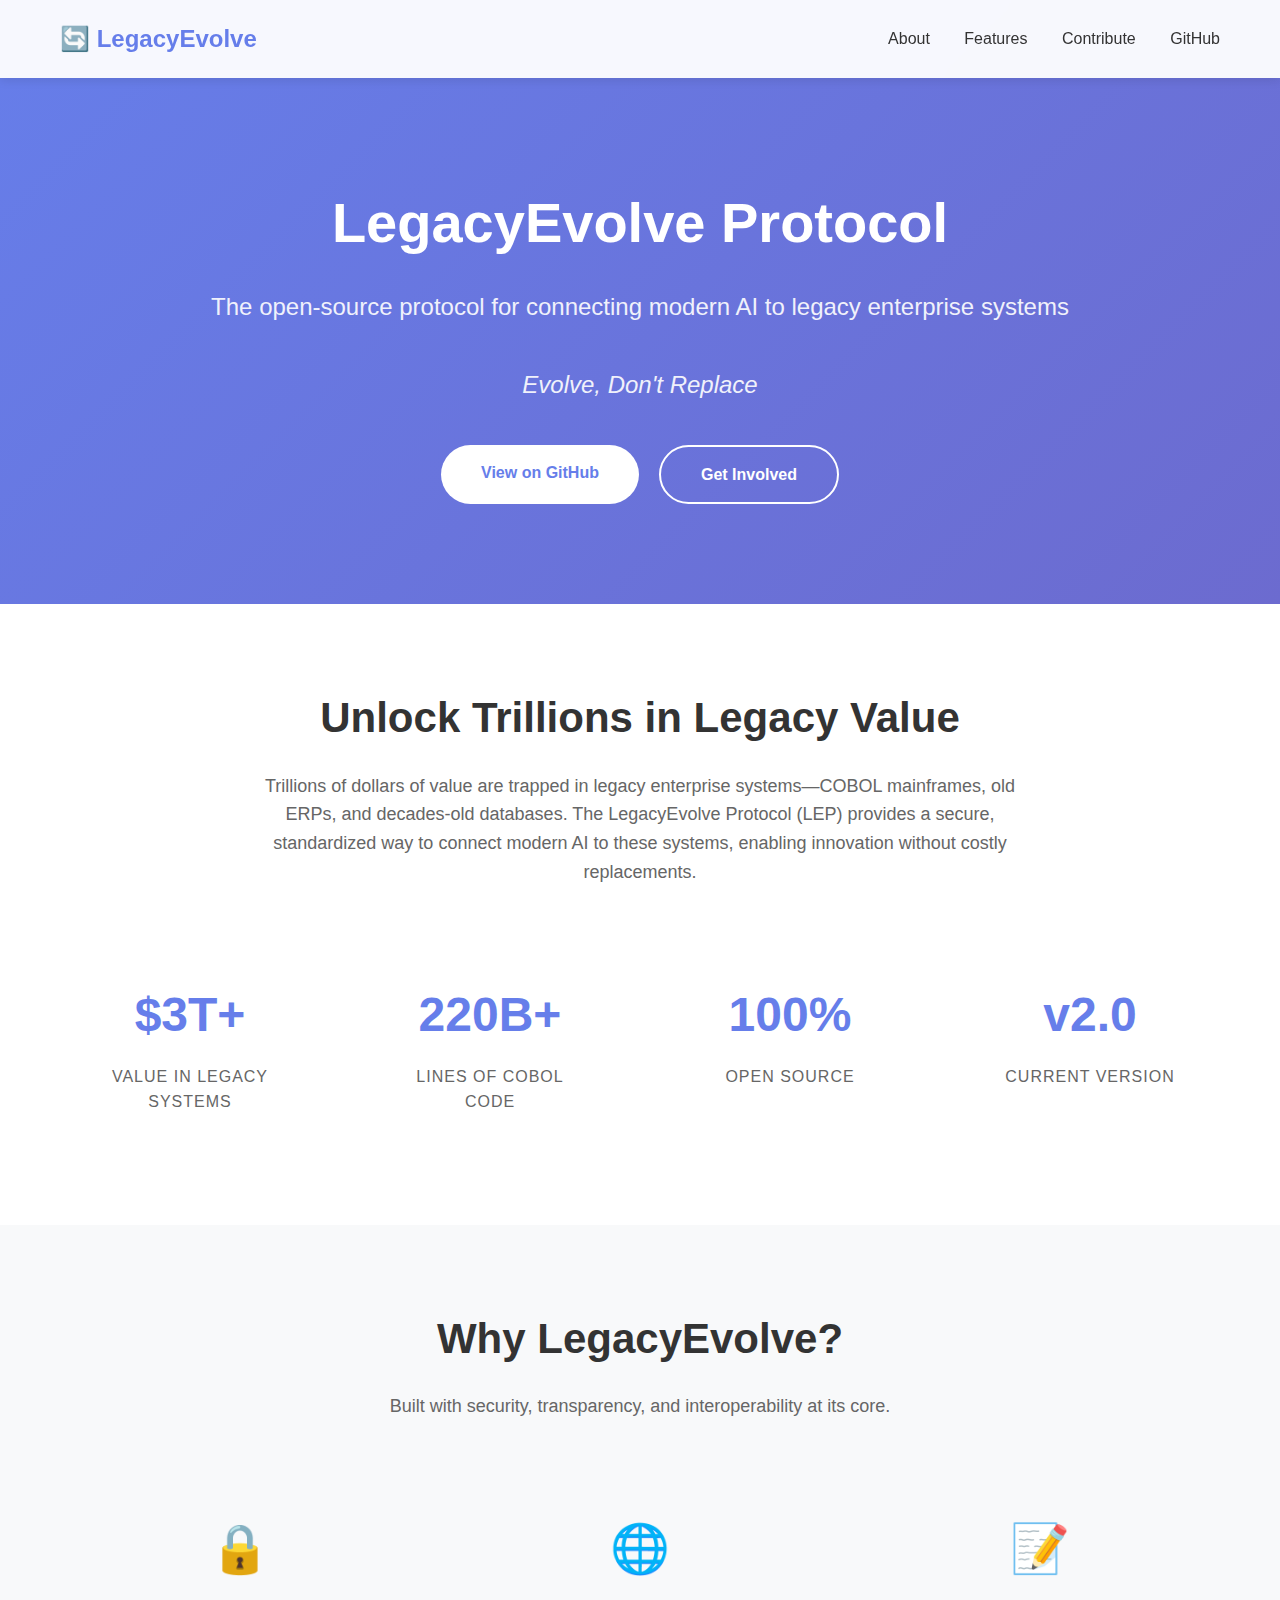
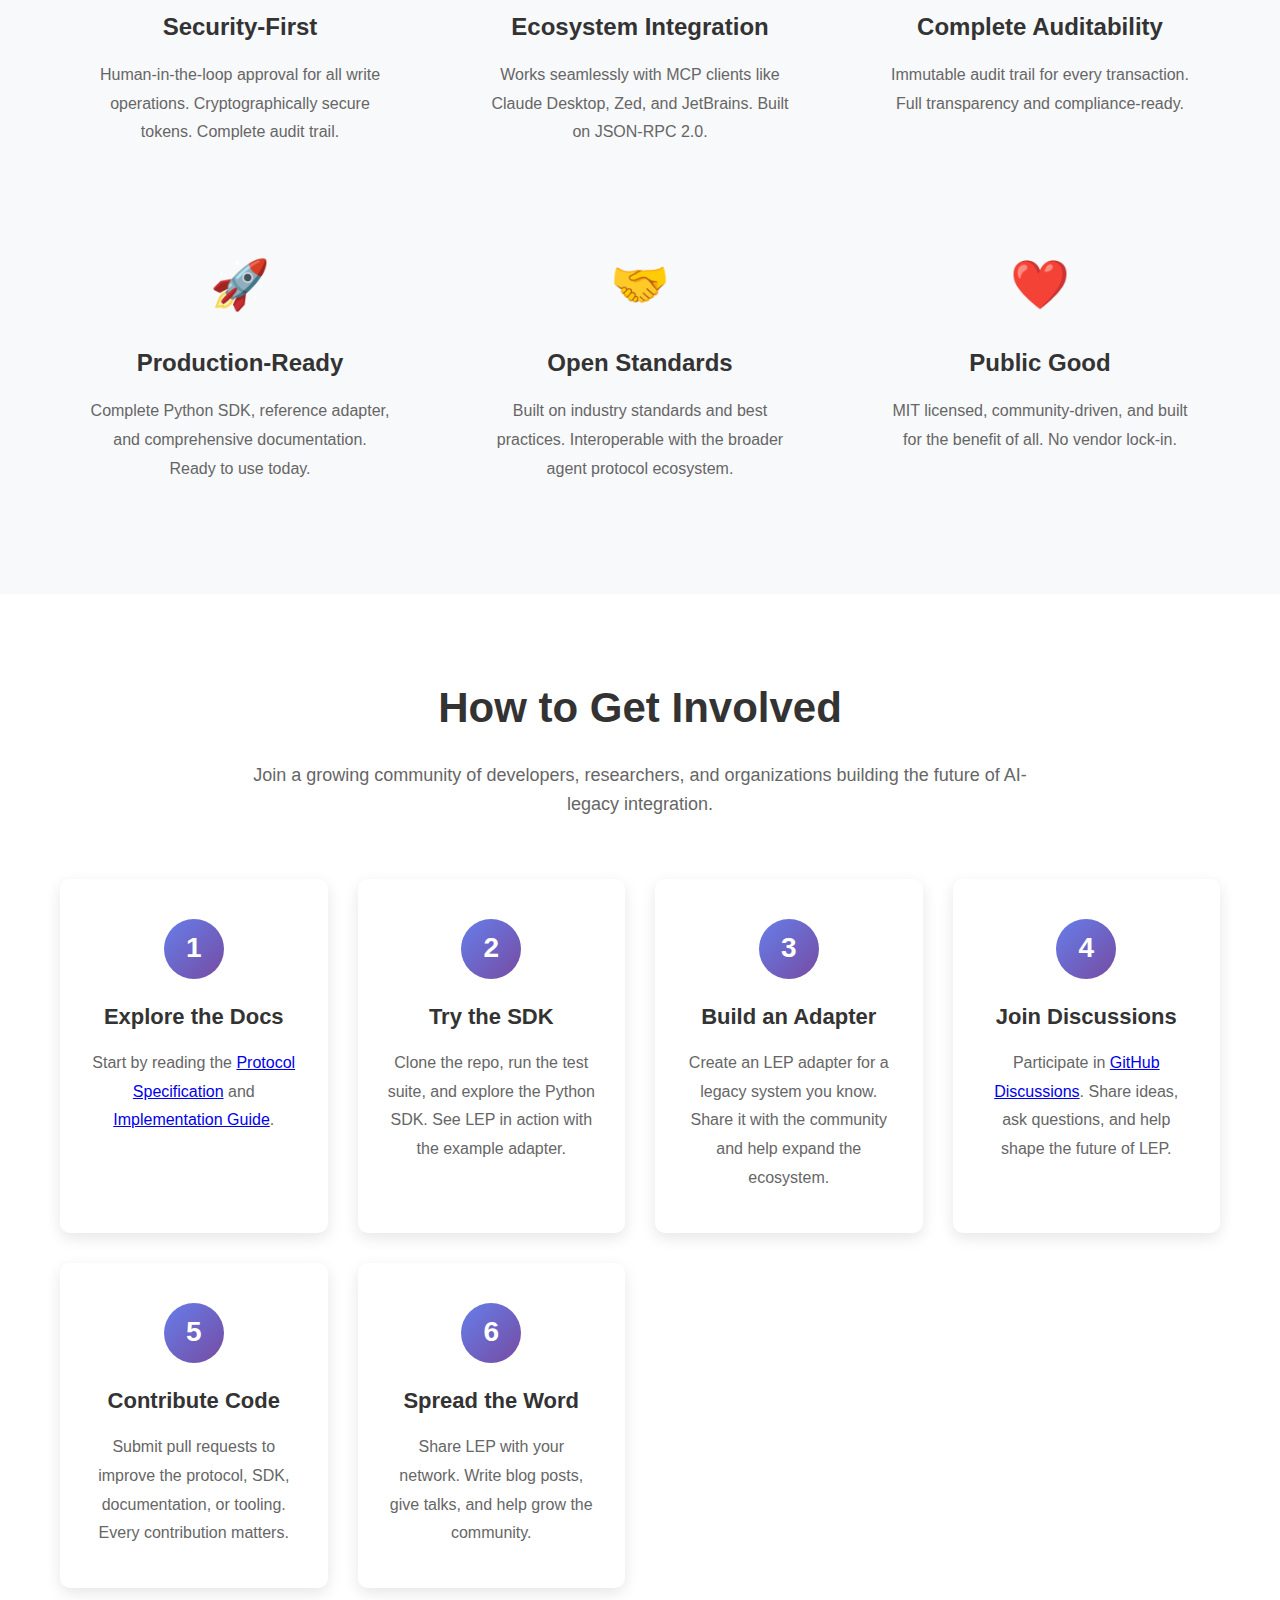
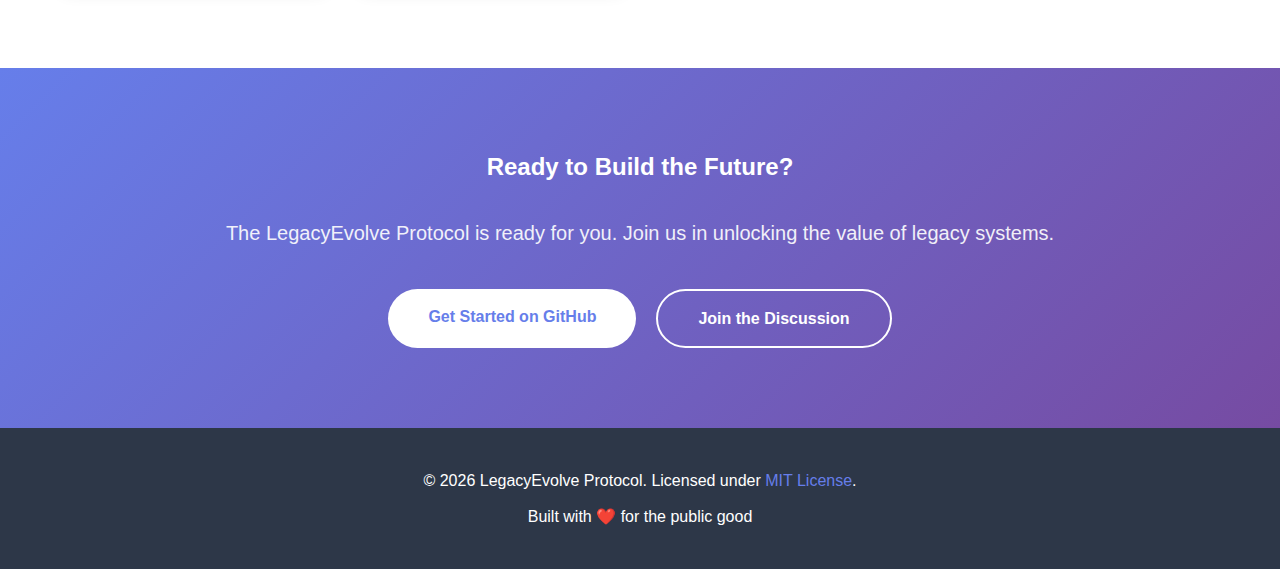
<file: docs/index-old.html>
<!DOCTYPE html>
<html lang="en">
<head>
    <meta charset="UTF-8">
    <meta name="viewport" content="width=device-width, initial-scale=1.0">
    <title>LegacyEvolve Protocol - Connecting AI to Legacy Systems</title>
    <style>
        * {
            margin: 0;
            padding: 0;
            box-sizing: border-box;
        }

        body {
            font-family: -apple-system, BlinkMacSystemFont, 'Segoe UI', Roboto, 'Helvetica Neue', Arial, sans-serif;
            line-height: 1.6;
            color: #333;
            background: linear-gradient(135deg, #667eea 0%, #764ba2 100%);
        }

        .container {
            max-width: 1200px;
            margin: 0 auto;
            padding: 0 20px;
        }

        /* Header */
        header {
            background: rgba(255, 255, 255, 0.95);
            backdrop-filter: blur(10px);
            padding: 20px 0;
            box-shadow: 0 2px 10px rgba(0,0,0,0.1);
            position: sticky;
            top: 0;
            z-index: 1000;
        }

        .header-content {
            display: flex;
            justify-content: space-between;
            align-items: center;
        }

        .logo {
            font-size: 24px;
            font-weight: bold;
            color: #667eea;
        }

        nav a {
            margin-left: 30px;
            text-decoration: none;
            color: #333;
            font-weight: 500;
            transition: color 0.3s;
        }

        nav a:hover {
            color: #667eea;
        }

        /* Hero Section */
        .hero {
            padding: 100px 0;
            text-align: center;
            color: white;
        }

        .hero h1 {
            font-size: 56px;
            margin-bottom: 20px;
            font-weight: 800;
        }

        .hero p {
            font-size: 24px;
            margin-bottom: 40px;
            opacity: 0.9;
        }

        .tagline {
            font-size: 18px;
            font-style: italic;
            margin-bottom: 50px;
            opacity: 0.8;
        }

        .cta-buttons {
            display: flex;
            gap: 20px;
            justify-content: center;
            flex-wrap: wrap;
        }

        .btn {
            padding: 15px 40px;
            border-radius: 50px;
            text-decoration: none;
            font-weight: 600;
            font-size: 16px;
            transition: all 0.3s;
            display: inline-block;
        }

        .btn-primary {
            background: white;
            color: #667eea;
        }

        .btn-primary:hover {
            transform: translateY(-2px);
            box-shadow: 0 10px 20px rgba(0,0,0,0.2);
        }

        .btn-secondary {
            background: transparent;
            color: white;
            border: 2px solid white;
        }

        .btn-secondary:hover {
            background: white;
            color: #667eea;
        }

        /* Content Sections */
        .section {
            background: white;
            padding: 80px 0;
        }

        .section:nth-child(even) {
            background: #f8f9fa;
        }

        .section h2 {
            font-size: 42px;
            margin-bottom: 20px;
            text-align: center;
            color: #333;
        }

        .section-intro {
            text-align: center;
            font-size: 18px;
            color: #666;
            max-width: 800px;
            margin: 0 auto 60px;
        }

        /* Features Grid */
        .features {
            display: grid;
            grid-template-columns: repeat(auto-fit, minmax(300px, 1fr));
            gap: 40px;
            margin-top: 60px;
        }

        .feature {
            text-align: center;
            padding: 30px;
            border-radius: 10px;
            transition: transform 0.3s;
        }

        .feature:hover {
            transform: translateY(-5px);
        }

        .feature-icon {
            font-size: 48px;
            margin-bottom: 20px;
        }

        .feature h3 {
            font-size: 24px;
            margin-bottom: 15px;
            color: #333;
        }

        .feature p {
            color: #666;
            line-height: 1.8;
        }

        /* How to Contribute */
        .contribute-steps {
            display: grid;
            grid-template-columns: repeat(auto-fit, minmax(250px, 1fr));
            gap: 30px;
            margin-top: 60px;
        }

        .step {
            background: white;
            padding: 40px 30px;
            border-radius: 10px;
            box-shadow: 0 5px 15px rgba(0,0,0,0.1);
            text-align: center;
            transition: all 0.3s;
        }

        .step:hover {
            box-shadow: 0 10px 30px rgba(0,0,0,0.15);
            transform: translateY(-5px);
        }

        .step-number {
            width: 60px;
            height: 60px;
            background: linear-gradient(135deg, #667eea 0%, #764ba2 100%);
            color: white;
            border-radius: 50%;
            display: flex;
            align-items: center;
            justify-content: center;
            font-size: 28px;
            font-weight: bold;
            margin: 0 auto 20px;
        }

        .step h3 {
            font-size: 22px;
            margin-bottom: 15px;
            color: #333;
        }

        .step p {
            color: #666;
            line-height: 1.8;
        }

        /* Stats */
        .stats {
            display: grid;
            grid-template-columns: repeat(auto-fit, minmax(200px, 1fr));
            gap: 40px;
            text-align: center;
            margin-top: 60px;
        }

        .stat {
            padding: 30px;
        }

        .stat-number {
            font-size: 48px;
            font-weight: bold;
            color: #667eea;
            margin-bottom: 10px;
        }

        .stat-label {
            font-size: 16px;
            color: #666;
            text-transform: uppercase;
            letter-spacing: 1px;
        }

        /* CTA Section */
        .cta-section {
            background: linear-gradient(135deg, #667eea 0%, #764ba2 100%);
            color: white;
            text-align: center;
            padding: 80px 20px;
        }

        .cta-section h2 {
            color: white;
            margin-bottom: 30px;
        }

        .cta-section p {
            font-size: 20px;
            margin-bottom: 40px;
            opacity: 0.9;
        }

        /* Footer */
        footer {
            background: #2d3748;
            color: white;
            padding: 40px 0;
            text-align: center;
        }

        footer a {
            color: #667eea;
            text-decoration: none;
        }

        footer a:hover {
            text-decoration: underline;
        }

        /* Responsive */
        @media (max-width: 768px) {
            .hero h1 {
                font-size: 36px;
            }

            .hero p {
                font-size: 18px;
            }

            .section h2 {
                font-size: 32px;
            }

            .cta-buttons {
                flex-direction: column;
                align-items: center;
            }
        }
    </style>
</head>
<body>
    <!-- Header -->
    <header>
        <div class="container">
            <div class="header-content">
                <div class="logo">🔄 LegacyEvolve</div>
                <nav>
                    <a href="#about">About</a>
                    <a href="#features">Features</a>
                    <a href="#contribute">Contribute</a>
                    <a href="https://github.com/creator35lwb-web/LegacyEvolve" target="_blank">GitHub</a>
                </nav>
            </div>
        </div>
    </header>

    <!-- Hero Section -->
    <section class="hero">
        <div class="container">
            <h1>LegacyEvolve Protocol</h1>
            <p>The open-source protocol for connecting modern AI to legacy enterprise systems</p>
            <p class="tagline">Evolve, Don't Replace</p>
            <div class="cta-buttons">
                <a href="https://github.com/creator35lwb-web/LegacyEvolve" class="btn btn-primary" target="_blank">View on GitHub</a>
                <a href="#contribute" class="btn btn-secondary">Get Involved</a>
            </div>
        </div>
    </section>

    <!-- About Section -->
    <section class="section" id="about">
        <div class="container">
            <h2>Unlock Trillions in Legacy Value</h2>
            <p class="section-intro">
                Trillions of dollars of value are trapped in legacy enterprise systems—COBOL mainframes, 
                old ERPs, and decades-old databases. The LegacyEvolve Protocol (LEP) provides a secure, 
                standardized way to connect modern AI to these systems, enabling innovation without 
                costly replacements.
            </p>

            <div class="stats">
                <div class="stat">
                    <div class="stat-number">$3T+</div>
                    <div class="stat-label">Value in Legacy Systems</div>
                </div>
                <div class="stat">
                    <div class="stat-number">220B+</div>
                    <div class="stat-label">Lines of COBOL Code</div>
                </div>
                <div class="stat">
                    <div class="stat-number">100%</div>
                    <div class="stat-label">Open Source</div>
                </div>
                <div class="stat">
                    <div class="stat-number">v2.0</div>
                    <div class="stat-label">Current Version</div>
                </div>
            </div>
        </div>
    </section>

    <!-- Features Section -->
    <section class="section" id="features">
        <div class="container">
            <h2>Why LegacyEvolve?</h2>
            <p class="section-intro">
                Built with security, transparency, and interoperability at its core.
            </p>

            <div class="features">
                <div class="feature">
                    <div class="feature-icon">🔒</div>
                    <h3>Security-First</h3>
                    <p>Human-in-the-loop approval for all write operations. Cryptographically secure tokens. Complete audit trail.</p>
                </div>

                <div class="feature">
                    <div class="feature-icon">🌐</div>
                    <h3>Ecosystem Integration</h3>
                    <p>Works seamlessly with MCP clients like Claude Desktop, Zed, and JetBrains. Built on JSON-RPC 2.0.</p>
                </div>

                <div class="feature">
                    <div class="feature-icon">📝</div>
                    <h3>Complete Auditability</h3>
                    <p>Immutable audit trail for every transaction. Full transparency and compliance-ready.</p>
                </div>

                <div class="feature">
                    <div class="feature-icon">🚀</div>
                    <h3>Production-Ready</h3>
                    <p>Complete Python SDK, reference adapter, and comprehensive documentation. Ready to use today.</p>
                </div>

                <div class="feature">
                    <div class="feature-icon">🤝</div>
                    <h3>Open Standards</h3>
                    <p>Built on industry standards and best practices. Interoperable with the broader agent protocol ecosystem.</p>
                </div>

                <div class="feature">
                    <div class="feature-icon">❤️</div>
                    <h3>Public Good</h3>
                    <p>MIT licensed, community-driven, and built for the benefit of all. No vendor lock-in.</p>
                </div>
            </div>
        </div>
    </section>

    <!-- How to Contribute Section -->
    <section class="section" id="contribute">
        <div class="container">
            <h2>How to Get Involved</h2>
            <p class="section-intro">
                Join a growing community of developers, researchers, and organizations building the future of AI-legacy integration.
            </p>

            <div class="contribute-steps">
                <div class="step">
                    <div class="step-number">1</div>
                    <h3>Explore the Docs</h3>
                    <p>Start by reading the <a href="https://github.com/creator35lwb-web/LegacyEvolve/blob/main/docs/LegacyEvolve_Protocol_v2.0_Specification.md" target="_blank">Protocol Specification</a> and <a href="https://github.com/creator35lwb-web/LegacyEvolve/blob/main/docs/IMPLEMENTATION_GUIDE.md" target="_blank">Implementation Guide</a>.</p>
                </div>

                <div class="step">
                    <div class="step-number">2</div>
                    <h3>Try the SDK</h3>
                    <p>Clone the repo, run the test suite, and explore the Python SDK. See LEP in action with the example adapter.</p>
                </div>

                <div class="step">
                    <div class="step-number">3</div>
                    <h3>Build an Adapter</h3>
                    <p>Create an LEP adapter for a legacy system you know. Share it with the community and help expand the ecosystem.</p>
                </div>

                <div class="step">
                    <div class="step-number">4</div>
                    <h3>Join Discussions</h3>
                    <p>Participate in <a href="https://github.com/creator35lwb-web/LegacyEvolve/discussions" target="_blank">GitHub Discussions</a>. Share ideas, ask questions, and help shape the future of LEP.</p>
                </div>

                <div class="step">
                    <div class="step-number">5</div>
                    <h3>Contribute Code</h3>
                    <p>Submit pull requests to improve the protocol, SDK, documentation, or tooling. Every contribution matters.</p>
                </div>

                <div class="step">
                    <div class="step-number">6</div>
                    <h3>Spread the Word</h3>
                    <p>Share LEP with your network. Write blog posts, give talks, and help grow the community.</p>
                </div>
            </div>
        </div>
    </section>

    <!-- CTA Section -->
    <section class="cta-section">
        <div class="container">
            <h2>Ready to Build the Future?</h2>
            <p>The LegacyEvolve Protocol is ready for you. Join us in unlocking the value of legacy systems.</p>
            <div class="cta-buttons">
                <a href="https://github.com/creator35lwb-web/LegacyEvolve" class="btn btn-primary" target="_blank">Get Started on GitHub</a>
                <a href="https://github.com/creator35lwb-web/LegacyEvolve/discussions" class="btn btn-secondary" target="_blank">Join the Discussion</a>
            </div>
        </div>
    </section>

    <!-- Footer -->
    <footer>
        <div class="container">
            <p>&copy; 2026 LegacyEvolve Protocol. Licensed under <a href="https://github.com/creator35lwb-web/LegacyEvolve/blob/main/LICENSE" target="_blank">MIT License</a>.</p>
            <p style="margin-top: 10px;">Built with ❤️ for the public good</p>
        </div>
    </footer>
</body>
</html>
</file>
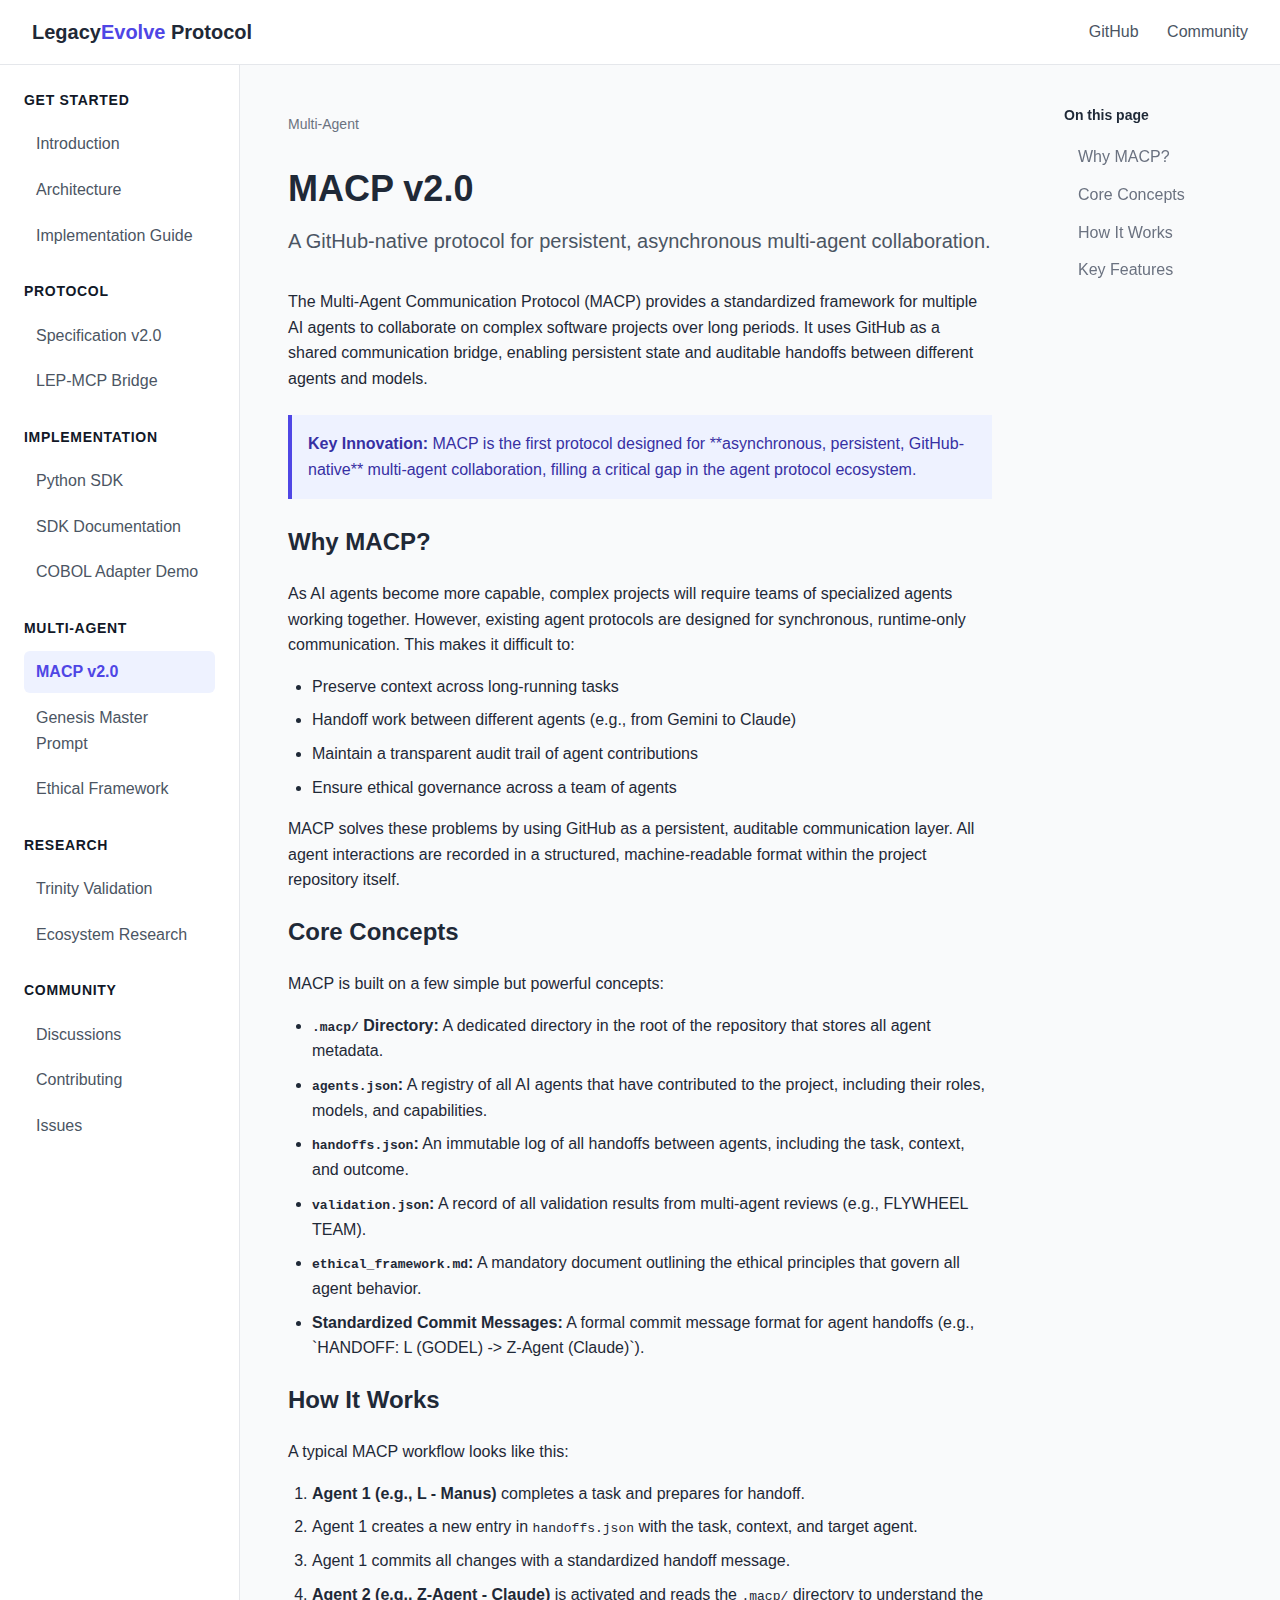
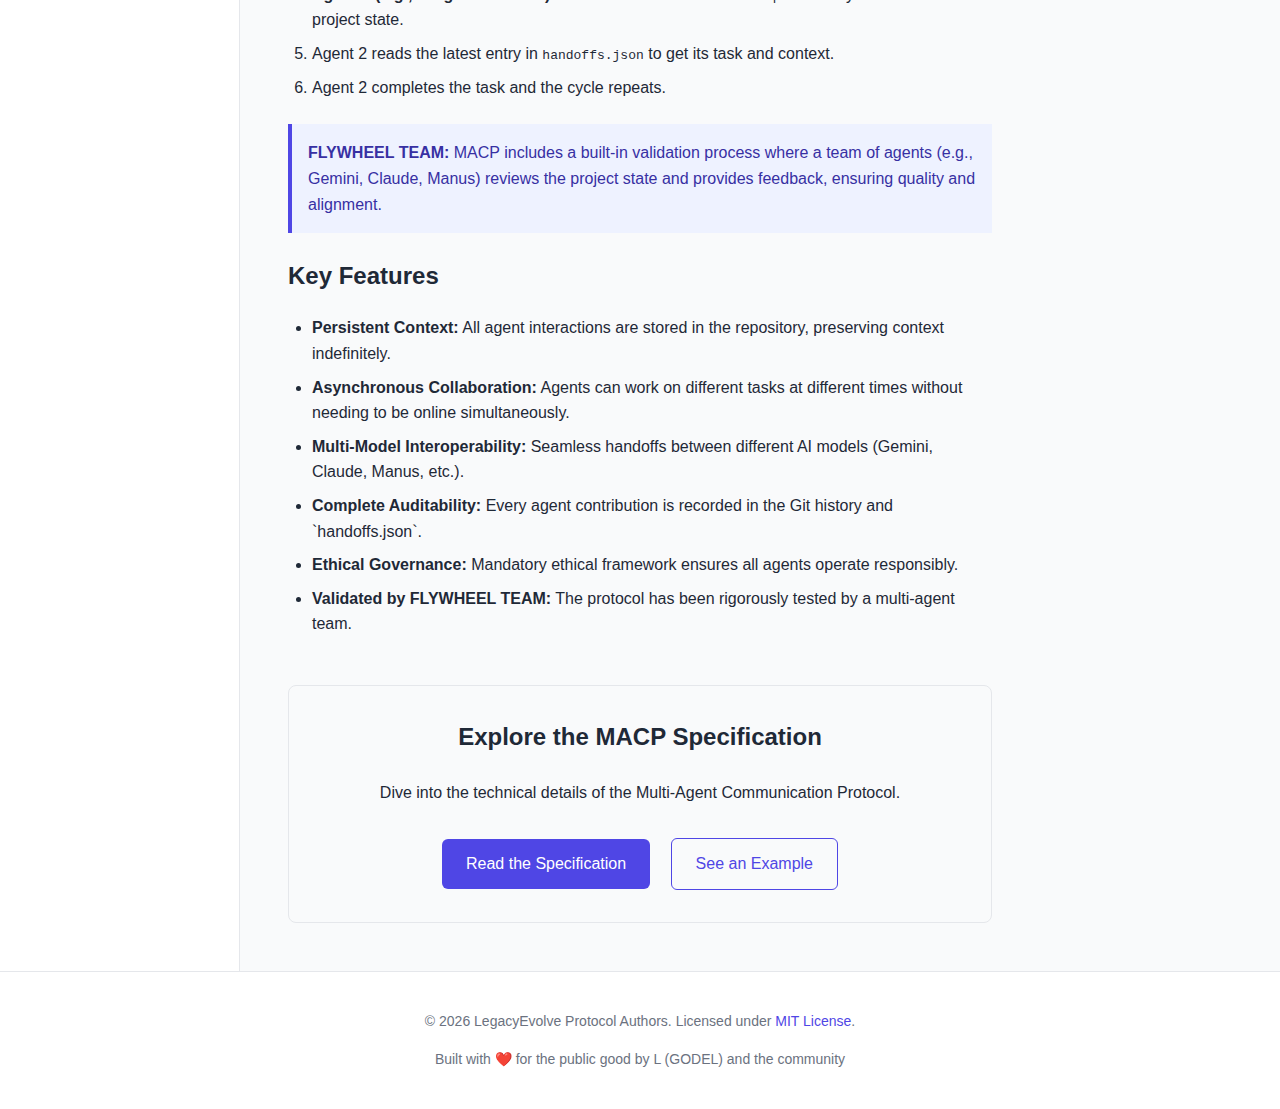
<file: docs/macp.html>
<!DOCTYPE html>
<html lang="en">
<head>
    <meta charset="UTF-8">
    <meta name="viewport" content="width=device-width, initial-scale=1.0">
    <title>MACP v2.0 - LegacyEvolve Protocol</title>
    <link rel="stylesheet" href="styles.css">
</head>
<body>
    <div class="container">
        <!-- Header -->
        <header>
            <a href="index.html" class="logo">Legacy<span>Evolve</span> Protocol</a>
            <div class="header-links">
                <a href="https://github.com/creator35lwb-web/LegacyEvolve" target="_blank">GitHub</a>
                <a href="https://github.com/creator35lwb-web/LegacyEvolve/discussions" target="_blank">Community</a>
            </div>
        </header>

        <!-- Left Sidebar -->
        <aside class="sidebar">
            <nav>
                <div class="nav-section">
                    <div class="nav-section-title">Get Started</div>
                    <a href="index.html">Introduction</a>
                    <a href="https://github.com/creator35lwb-web/LegacyEvolve/blob/main/docs/ARCHITECTURE.md" target="_blank">Architecture</a>
                    <a href="https://github.com/creator35lwb-web/LegacyEvolve/blob/main/docs/IMPLEMENTATION_GUIDE.md" target="_blank">Implementation Guide</a>
                </div>

                <div class="nav-section">
                    <div class="nav-section-title">Protocol</div>
                    <a href="https://github.com/creator35lwb-web/LegacyEvolve/blob/main/docs/LegacyEvolve_Protocol_v2.0_Specification.md" target="_blank">Specification v2.0</a>
                    <a href="https://github.com/creator35lwb-web/LegacyEvolve/blob/main/docs/LEP_MCP_BRIDGE.md" target="_blank">LEP-MCP Bridge</a>
                </div>

                <div class="nav-section">
                    <div class="nav-section-title">Implementation</div>
                    <a href="https://github.com/creator35lwb-web/LegacyEvolve/tree/main/src/lep_py" target="_blank">Python SDK</a>
                    <a href="https://github.com/creator35lwb-web/LegacyEvolve/blob/main/src/README.md" target="_blank">SDK Documentation</a>
                    <a href="https://github.com/creator35lwb-web/LegacyEvolve/blob/main/examples/cobol_mainframe_demo.py" target="_blank">COBOL Adapter Demo</a>
                </div>

                <div class="nav-section">
                    <div class="nav-section-title">Multi-Agent</div>
                    <a href="macp.html" class="active">MACP v2.0</a>
                    <a href="genesis.html">Genesis Master Prompt</a>
                    <a href="ethical-framework.html">Ethical Framework</a>
                </div>

                <div class="nav-section">
                    <div class="nav-section-title">Research</div>
                    <a href="https://github.com/creator35lwb-web/LegacyEvolve/blob/main/peas/TRINITY_VALIDATION_REPORT_COMPLETE.md" target="_blank">Trinity Validation</a>
                    <a href="https://github.com/creator35lwb-web/LegacyEvolve/blob/main/docs/Agent_Protocol_Ecosystem_Research_Report.md" target="_blank">Ecosystem Research</a>
                </div>

                <div class="nav-section">
                    <div class="nav-section-title">Community</div>
                    <a href="https://github.com/creator35lwb-web/LegacyEvolve/discussions" target="_blank">Discussions</a>
                    <a href="https://github.com/creator35lwb-web/LegacyEvolve/blob/main/CONTRIBUTING.md" target="_blank">Contributing</a>
                    <a href="https://github.com/creator35lwb-web/LegacyEvolve/issues" target="_blank">Issues</a>
                </div>
            </nav>
        </aside>

        <!-- Main Content -->
        <main class="main-content">
            <div class="breadcrumb">Multi-Agent</div>
            <h1>MACP v2.0</h1>
            <p class="subtitle">A GitHub-native protocol for persistent, asynchronous multi-agent collaboration.</p>

            <p>The Multi-Agent Communication Protocol (MACP) provides a standardized framework for multiple AI agents to collaborate on complex software projects over long periods. It uses GitHub as a shared communication bridge, enabling persistent state and auditable handoffs between different agents and models.</p>

            <div class="info-box">
                <p><strong>Key Innovation:</strong> MACP is the first protocol designed for **asynchronous, persistent, GitHub-native** multi-agent collaboration, filling a critical gap in the agent protocol ecosystem.</p>
            </div>

            <h2>Why MACP?</h2>

            <p>As AI agents become more capable, complex projects will require teams of specialized agents working together. However, existing agent protocols are designed for synchronous, runtime-only communication. This makes it difficult to:</p>

            <ul>
                <li>Preserve context across long-running tasks</li>
                <li>Handoff work between different agents (e.g., from Gemini to Claude)</li>
                <li>Maintain a transparent audit trail of agent contributions</li>
                <li>Ensure ethical governance across a team of agents</li>
            </ul>

            <p>MACP solves these problems by using GitHub as a persistent, auditable communication layer. All agent interactions are recorded in a structured, machine-readable format within the project repository itself.</p>

            <h2>Core Concepts</h2>

            <p>MACP is built on a few simple but powerful concepts:</p>

            <ul>
                <li><strong><code>.macp/</code> Directory:</strong> A dedicated directory in the root of the repository that stores all agent metadata.</li>
                <li><strong><code>agents.json</code>:</strong> A registry of all AI agents that have contributed to the project, including their roles, models, and capabilities.</li>
                <li><strong><code>handoffs.json</code>:</strong> An immutable log of all handoffs between agents, including the task, context, and outcome.</li>
                <li><strong><code>validation.json</code>:</strong> A record of all validation results from multi-agent reviews (e.g., FLYWHEEL TEAM).</li>
                <li><strong><code>ethical_framework.md</code>:</strong> A mandatory document outlining the ethical principles that govern all agent behavior.</li>
                <li><strong>Standardized Commit Messages:</strong> A formal commit message format for agent handoffs (e.g., `HANDOFF: L (GODEL) -> Z-Agent (Claude)`).</li>
            </ul>

            <h2>How It Works</h2>

            <p>A typical MACP workflow looks like this:</p>

            <ol>
                <li><strong>Agent 1 (e.g., L - Manus)</strong> completes a task and prepares for handoff.</li>
                <li>Agent 1 creates a new entry in <code>handoffs.json</code> with the task, context, and target agent.</li>
                <li>Agent 1 commits all changes with a standardized handoff message.</li>
                <li><strong>Agent 2 (e.g., Z-Agent - Claude)</strong> is activated and reads the <code>.macp/</code> directory to understand the project state.</li>
                <li>Agent 2 reads the latest entry in <code>handoffs.json</code> to get its task and context.</li>
                <li>Agent 2 completes the task and the cycle repeats.</li>
            </ol>

            <div class="info-box">
                <p><strong>FLYWHEEL TEAM:</strong> MACP includes a built-in validation process where a team of agents (e.g., Gemini, Claude, Manus) reviews the project state and provides feedback, ensuring quality and alignment.</p>
            </div>

            <h2>Key Features</h2>

            <ul>
                <li><strong>Persistent Context:</strong> All agent interactions are stored in the repository, preserving context indefinitely.</li>
                <li><strong>Asynchronous Collaboration:</strong> Agents can work on different tasks at different times without needing to be online simultaneously.</li>
                <li><strong>Multi-Model Interoperability:</strong> Seamless handoffs between different AI models (Gemini, Claude, Manus, etc.).</li>
                <li><strong>Complete Auditability:</strong> Every agent contribution is recorded in the Git history and `handoffs.json`.</li>
                <li><strong>Ethical Governance:</strong> Mandatory ethical framework ensures all agents operate responsibly.</li>
                <li><strong>Validated by FLYWHEEL TEAM:</strong> The protocol has been rigorously tested by a multi-agent team.</li>
            </ul>

            <div class="cta-box">
                <h3>Explore the MACP Specification</h3>
                <p>Dive into the technical details of the Multi-Agent Communication Protocol.</p>
                <a href="https://github.com/creator35lwb-web/LegacyEvolve/blob/main/docs/MACP_v2.0_Specification.md" class="btn" target="_blank">Read the Specification</a>
                <a href="https://github.com/creator35lwb-web/LegacyEvolve/blob/main/docs/MACP_Implementation_Example.md" class="btn btn-secondary" target="_blank">See an Example</a>
            </div>
        </main>

        <!-- Right Sidebar (TOC) -->
        <aside class="toc">
            <div class="toc-title">On this page</div>
            <a href="#why-macp">Why MACP?</a>
            <a href="#core-concepts">Core Concepts</a>
            <a href="#how-it-works">How It Works</a>
            <a href="#key-features">Key Features</a>
        </aside>

        <!-- Footer -->
        <footer>
            <p>&copy; 2026 LegacyEvolve Protocol Authors. Licensed under <a href="https://github.com/creator35lwb-web/LegacyEvolve/blob/main/LICENSE" target="_blank">MIT License</a>.</p>
            <p style="margin-top: 8px;">Built with ❤️ for the public good by L (GODEL) and the community</p>
        </footer>
    </div>
</body>
</html>
</file>
<file: docs/styles.css>
/* General Styles */
body {
    font-family: -apple-system, BlinkMacSystemFont, "Segoe UI", Roboto, Helvetica, Arial, sans-serif;
    line-height: 1.6;
    margin: 0;
    background-color: #f9fafb;
    color: #1f2937;
}

.container {
    display: grid;
    grid-template-columns: 240px 1fr 240px;
    grid-template-rows: auto 1fr auto;
    grid-template-areas:
        "header header header"
        "sidebar main toc"
        "footer footer footer";
    min-height: 100vh;
    max-width: 1400px;
    margin: 0 auto;
}

/* Header */
header {
    grid-area: header;
    display: flex;
    justify-content: space-between;
    align-items: center;
    padding: 16px 32px;
    background-color: #fff;
    border-bottom: 1px solid #e5e7eb;
}

.logo {
    font-size: 20px;
    font-weight: 600;
    text-decoration: none;
    color: #1f2937;
}

.logo span {
    color: #4f46e5;
}

.header-links a {
    margin-left: 24px;
    text-decoration: none;
    color: #4b5563;
    font-weight: 500;
}

.header-links a:hover {
    color: #4f46e5;
}

/* Sidebar */
.sidebar {
    grid-area: sidebar;
    padding: 24px;
    background-color: #fff;
    border-right: 1px solid #e5e7eb;
}

.nav-section {
    margin-bottom: 24px;
}

.nav-section-title {
    font-size: 14px;
    font-weight: 600;
    color: #111827;
    margin-bottom: 12px;
    text-transform: uppercase;
    letter-spacing: 0.05em;
}

.sidebar nav a {
    display: block;
    text-decoration: none;
    color: #4b5563;
    padding: 8px 12px;
    border-radius: 6px;
    margin-bottom: 4px;
}

.sidebar nav a:hover {
    background-color: #f3f4f6;
    color: #1f2937;
}

.sidebar nav a.active {
    background-color: #eef2ff;
    color: #4f46e5;
    font-weight: 600;
}

/* Main Content */
.main-content {
    grid-area: main;
    padding: 48px;
}

.breadcrumb {
    font-size: 14px;
    color: #6b7280;
    margin-bottom: 8px;
}

h1 {
    font-size: 36px;
    font-weight: 700;
    margin-bottom: 8px;
}

.subtitle {
    font-size: 20px;
    color: #4b5563;
    margin-top: 0;
    margin-bottom: 32px;
}

p {
    margin-bottom: 16px;
}

ul, ol {
    margin-bottom: 16px;
    padding-left: 24px;
}

li {
    margin-bottom: 8px;
}

.info-box {
    background-color: #eef2ff;
    border-left: 4px solid #4f46e5;
    padding: 16px;
    margin: 24px 0;
}

.info-box p {
    margin: 0;
    color: #3730a3;
}

.cta-box {
    background-color: #f9fafb;
    border: 1px solid #e5e7eb;
    padding: 32px;
    margin-top: 48px;
    text-align: center;
    border-radius: 8px;
}

.cta-box h3 {
    font-size: 24px;
    margin-top: 0;
}

.btn {
    display: inline-block;
    background-color: #4f46e5;
    color: #fff;
    padding: 12px 24px;
    text-decoration: none;
    border-radius: 6px;
    font-weight: 500;
    margin-top: 16px;
}

.btn:hover {
    background-color: #4338ca;
}

.btn-secondary {
    background-color: transparent;
    color: #4f46e5;
    border: 1px solid #4f46e5;
    margin-left: 16px;
}

.btn-secondary:hover {
    background-color: #eef2ff;
}

/* TOC */
.toc {
    grid-area: toc;
    padding: 24px;
    position: sticky;
    top: 80px;
    height: calc(100vh - 80px);
}

.toc-title {
    font-size: 14px;
    font-weight: 600;
    margin-bottom: 12px;
}

.toc a {
    display: block;
    text-decoration: none;
    color: #6b7280;
    padding: 6px 0;
    border-left: 2px solid transparent;
    padding-left: 12px;
}

.toc a:hover {
    color: #1f2937;
}

.toc a.active {
    color: #4f46e5;
    border-left-color: #4f46e5;
    font-weight: 500;
}

/* Footer */
footer {
    grid-area: footer;
    padding: 24px 32px;
    text-align: center;
    font-size: 14px;
    color: #6b7280;
    border-top: 1px solid #e5e7eb;
    background-color: #fff;
}

footer a {
    color: #4f46e5;
    text-decoration: none;
}

footer a:hover {
    text-decoration: underline;
}

/* Responsive */
@media (max-width: 1024px) {
    .container {
        grid-template-columns: 240px 1fr;
        grid-template-areas:
            "header header"
            "sidebar main"
            "footer footer";
    }
    .toc {
        display: none;
    }
}

@media (max-width: 768px) {
    .container {
        grid-template-columns: 1fr;
        grid-template-areas:
            "header"
            "main"
            "footer";
    }
    .sidebar {
        display: none;
    }
    .main-content {
        padding: 24px;
    }
}

/* Validation Section */
.validation-section {
    margin-top: 64px;
    padding-top: 48px;
    border-top: 1px solid #e5e7eb;
}

.validation-scores {
    display: grid;
    grid-template-columns: repeat(3, 1fr);
    gap: 24px;
    margin-top: 24px;
}

.validation-score-card {
    background-color: #fff;
    border: 1px solid #e5e7eb;
    border-radius: 8px;
    padding: 24px;
    text-align: center;
}

.validation-agent {
    font-weight: 600;
    font-size: 16px;
}

.validation-score {
    font-size: 36px;
    font-weight: 700;
    color: #4f46e5;
    margin: 8px 0;
}

.validation-focus {
    font-size: 14px;
    color: #6b7280;
}
</file>
